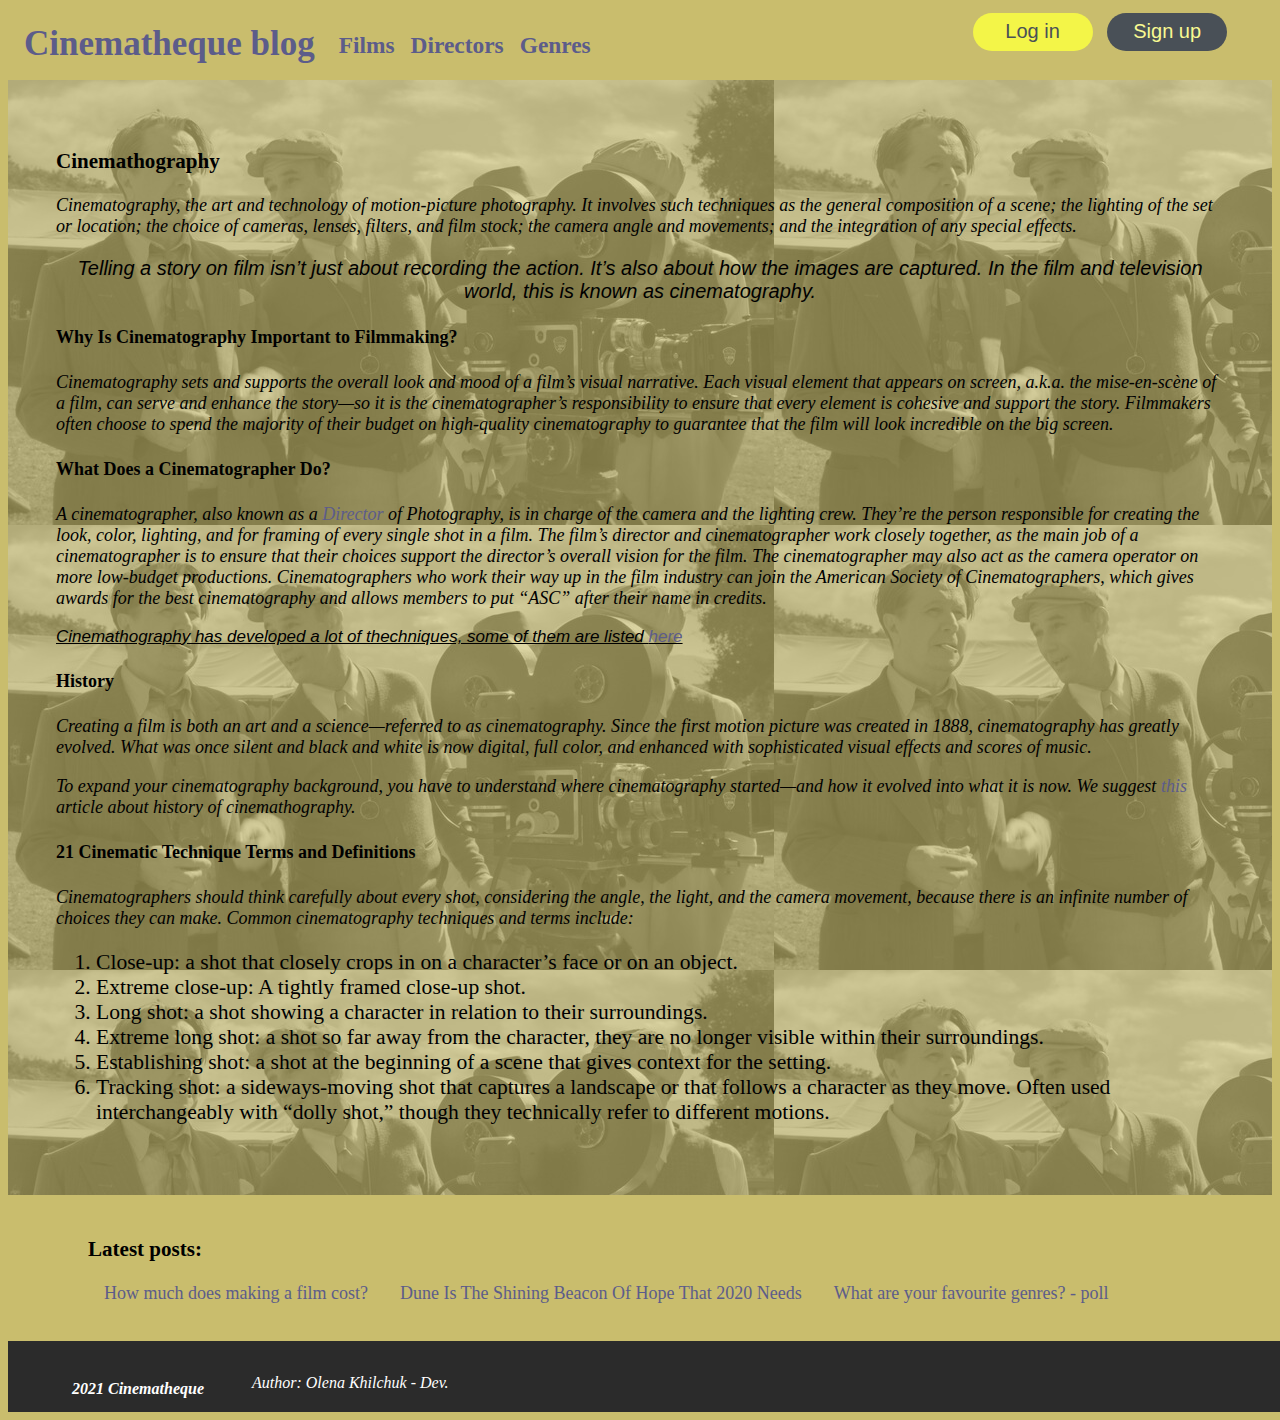
<file: pages/index.html>
<!DOCTYPE html>
<html>
  <head>
    <title>Home - Cinemablog</title>
    <meta name="author" content="Khilchuk O." />
    <meta name="description" content="Official Cinematheque Blog" />
    <meta name="keywords" content="films, blog, cinematheque" />
    <meta name="viewport" content="width=device-width, initial-scale=1.0" />

    <link rel="stylesheet" href="../styles/main.css" />

    <script src="../js/scripts.js"></script>
    <script src="../js/menu.js"></script>
    <script>
      const liClickHandler = (e) => {
        console.log(e);
        if (e.target.style.backgroundColor === "rgb(133, 133, 173)") {
          e.target.style.backgroundColor = "inherit";
        } else {
          e.target.style.backgroundColor = "rgb(133, 133, 173)";
        }
      };
    </script>
  </head>
  <body>
    <div>
      <header>
        <span class="nav-bar">
          <h2 id="big-logo">
            <a href="index.html">Cinematheque blog</a>
          </h2>
          <h3 class="btn-small">
            <a href="films.html">Films</a>
          </h3>
          <h3 class="btn-small">
            <a href="directors.html">Directors</a>
          </h3>
          <h3 class="btn-small">
            <a href="genres.html">Genres</a>
          </h3>

          <div id="menu" style="overflow: auto"></div>

          <div id="right-group">
            <script>
              generateRightHeaderGroup(
                "right-group",
                "./auth/login.html",
                "./auth/signup.html"
              );
            </script>
          </div>
        </span>
      </header>
      <section
        class="main-section"
        style="
          padding: 3rem;
          background-image: url('../imgs/background/mank-gary-oldman_.jpg');
        "
      >
        <div>
          <h3>Cinemathography</h3>
          <p>
            Cinematography, the art and technology of motion-picture
            photography. It involves such techniques as the general composition
            of a scene; the lighting of the set or location; the choice of
            cameras, lenses, filters, and film stock; the camera angle and
            movements; and the integration of any special effects.
          </p>

          <p class="quoted-text">
            Telling a story on film isn’t just about recording the action. It’s
            also about how the images are captured. In the film and television
            world, this is known as cinematography.
          </p>

          <h4>Why Is Cinematography Important to Filmmaking?</h4>
          <p>
            Cinematography sets and supports the overall look and mood of a
            film’s visual narrative. Each visual element that appears on screen,
            a.k.a. the mise-en-scène of a film, can serve and enhance the
            story—so it is the cinematographer’s responsibility to ensure that
            every element is cohesive and support the story. Filmmakers often
            choose to spend the majority of their budget on high-quality
            cinematography to guarantee that the film will look incredible on
            the big screen.
          </p>

          <h4>What Does a Cinematographer Do?</h4>
          <p>
            A cinematographer, also known as a
            <a href="directors.html#who-is-a-director">Director</a> of
            Photography, is in charge of the camera and the lighting crew.
            They’re the person responsible for creating the look, color,
            lighting, and for framing of every single shot in a film. The film’s
            director and cinematographer work closely together, as the main job
            of a cinematographer is to ensure that their choices support the
            director’s overall vision for the film. The cinematographer may also
            act as the camera operator on more low-budget productions.
            Cinematographers who work their way up in the film industry can join
            the American Society of Cinematographers, which gives awards for the
            best cinematography and allows members to put “ASC” after their name
            in credits.
          </p>
          <p class="underlined-text">
            Cinemathography has developed a lot of thechniques, some of them are
            listed <a href="#cinemathography-techniques">here</a>
          </p>

          <h4>History</h4>
          <p>
            Creating a film is both an art and a science—referred to as
            cinematography. Since the first motion picture was created in 1888,
            cinematography has greatly evolved. What was once silent and black
            and white is now digital, full color, and enhanced with
            sophisticated visual effects and scores of music.
          </p>
          <p>
            To expand your cinematography background, you have to understand
            where cinematography started—and how it evolved into what it is now.
            We suggest
            <a
              href="https://www.skillshare.com/blog/a-brief-history-of-cinematography-for-todays-creatives/?via=blog#history-of-cinematography"
              >this</a
            >
            article about history of cinemathography.
          </p>

          <h4>
            <a id="cinemathography-techniques">
              21 Cinematic Technique Terms and Definitions
            </a>
          </h4>
          <p>
            Cinematographers should think carefully about every shot,
            considering the angle, the light, and the camera movement, because
            there is an infinite number of choices they can make. Common
            cinematography techniques and terms include:
          </p>

          <ol id="list">
            <li>
              Close-up: a shot that closely crops in on a character’s face or on
              an object.
            </li>
            <li>Extreme close-up: A tightly framed close-up shot.</li>
            <li>
              Long shot: a shot showing a character in relation to their
              surroundings.
            </li>
            <li>
              Extreme long shot: a shot so far away from the character, they are
              no longer visible within their surroundings.
            </li>
            <li>
              Establishing shot: a shot at the beginning of a scene that gives
              context for the setting.
            </li>
            <li>
              Tracking shot: a sideways-moving shot that captures a landscape or
              that follows a character as they move. Often used interchangeably
              with “dolly shot,” though they technically refer to different
              motions.
            </li>
          </ol>
        </div>
      </section>

      <br />
      <section class="latest-section">
        <h3>Latest posts:</h3>
        <span class="nav-bar links-row" id="latest-posts">
          <a href="post1.html">How much does making a film cost?</a>
          <a href="post2.html"
            >Dune Is The Shining Beacon Of Hope That 2020 Needs</a
          >
          <a href="poll.html">What are your favourite genres? - poll</a>
        </span>
      </section>
    </div>

    <footer class="nav-bar">
      <h6>2021 Cinematheque</h6>
      <p id="dev-info" class="footer-item"></p>
    </footer>

    <script>
      printDevInfo();
      changeBackground();
      makeAllParagraphsItalic();

      logInfo("dev-info");

      const list = document.getElementById("list");
      list.addEventListener("click", liClickHandler);

      const header = document.getElementsByTagName("header")[0];
      console.log(header);
      header.addEventListener("contextmenu", (e) => {
        e.preventDefault();

        generateMenu("menu", () => {
          document.getElementById("menu").innerHTML = "";
        });
      });
    </script>
  </body>
</html>
</file>
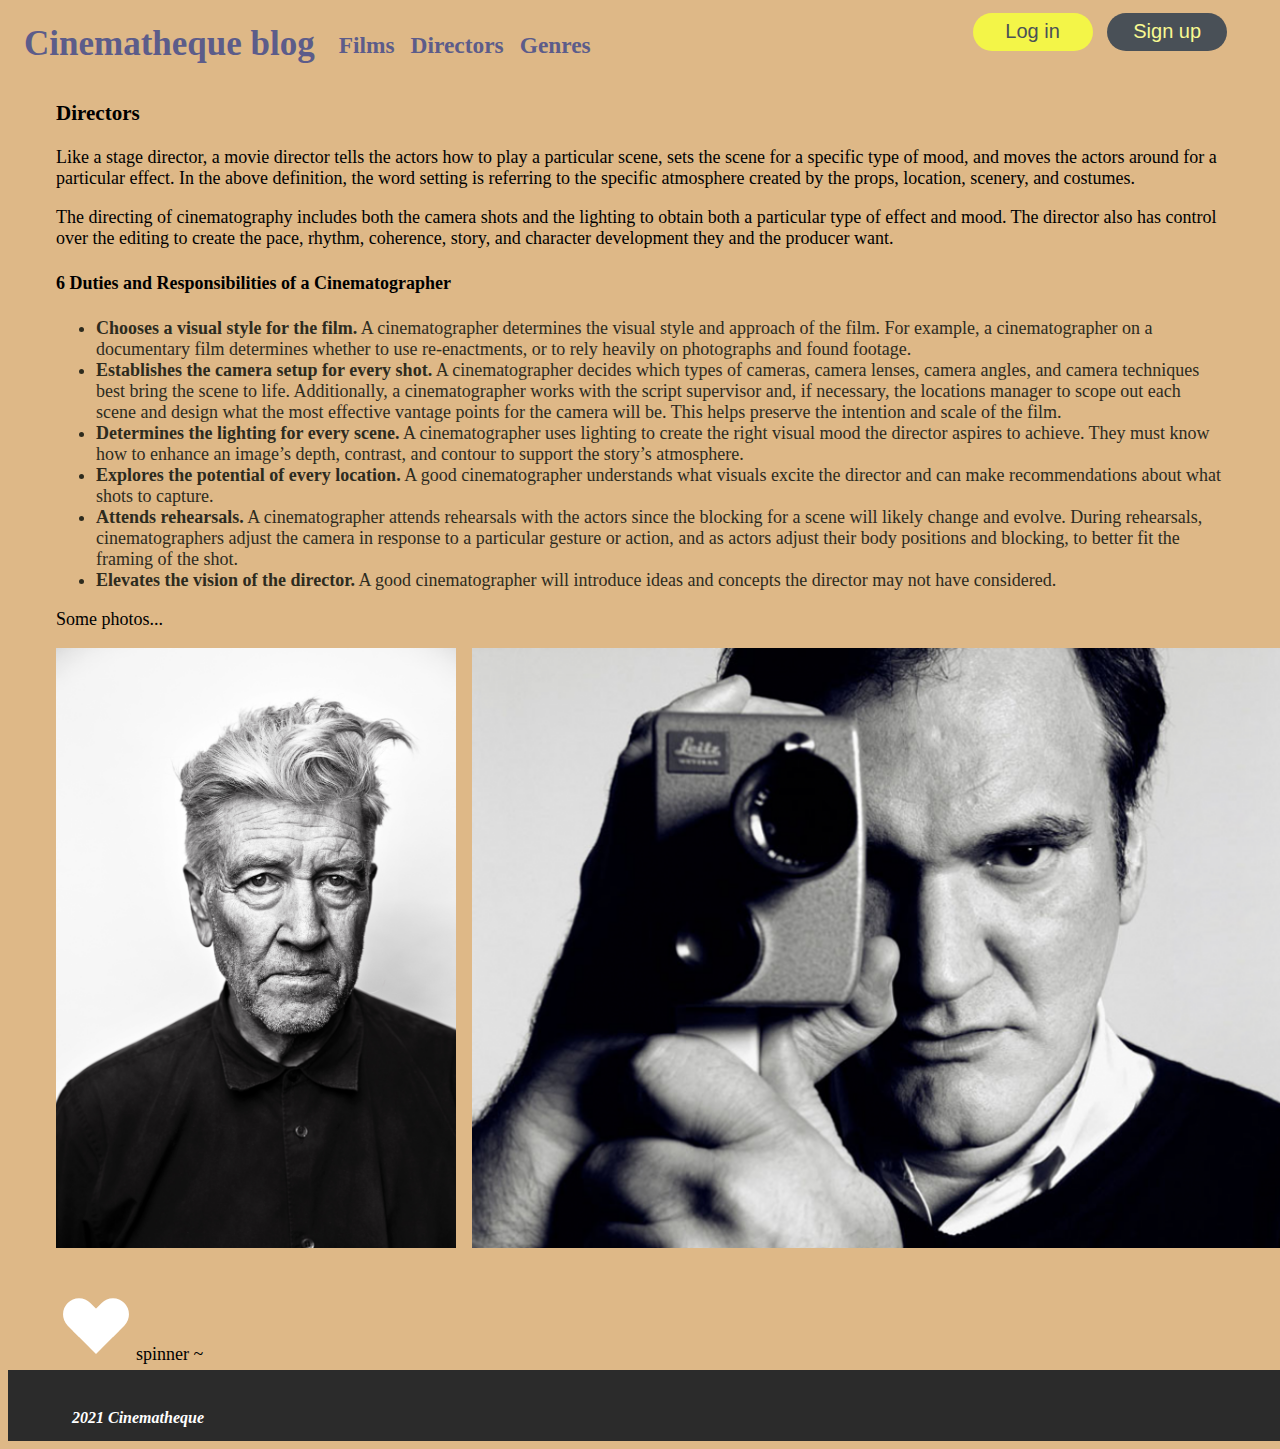
<file: pages/directors.html>
<!DOCTYPE html>
<html>
  <head>
    <title>Directors - Cinemablog</title>
    <meta name="author" content="Khilchuk O." />
    <meta name="description" content="Official Cinematheque Blog" />
    <meta name="keywords" content="films, blog, cinematheque" />
    <meta name="viewport" content="width=device-width, initial-scale=1.0" />

    <link rel="stylesheet" href="../styles/main.css" />

    <script src="../js/scripts.js"></script>
  </head>
  <body style="background-color: burlywood">
    <div>
      <header>
        <span class="nav-bar">
          <h2 id="big-logo">
            <a href="index.html">Cinematheque blog</a>
          </h2>
          <h3 class="btn-small">
            <a href="films.html">Films</a>
          </h3>
          <h3 class="btn-small">
            <a href="directors.html">Directors</a>
          </h3>
          <h3 class="btn-small">
            <a href="genres.html">Genres</a>
          </h3>

          <div id="right-group">
            <script>
              generateRightHeaderGroup(
                "right-group",
                "./auth/login.html",
                "./auth/signup.html"
              );
            </script>
          </div>
        </span>
      </header>
      <section class="main-section">
        <h3>Directors</h3>
        <p>
          Like a stage director, a movie director tells the actors how to play a
          particular scene, sets the scene for a specific type of mood, and
          moves the actors around for a particular effect. In the above
          definition, the word setting is referring to the specific atmosphere
          created by the props, location, scenery, and costumes.
        </p>
        <p>
          The directing of
          <a id="who-is-a-director"
            >cinematography includes both the camera shots and the lighting</a
          >
          to obtain both a particular type of effect and mood. The director also
          has control over the editing to create the pace, rhythm, coherence,
          story, and character development they and the producer want.
        </p>

        <h4>6 Duties and Responsibilities of a Cinematographer</h4>
        <ul type="disc">
          <li>
            <b>Chooses a visual style for the film.</b> A cinematographer
            determines the visual style and approach of the film. For example, a
            cinematographer on a documentary film determines whether to use
            re-enactments, or to rely heavily on photographs and found footage.
          </li>
          <li>
            <b>Establishes the camera setup for every shot.</b> A
            cinematographer decides which types of cameras, camera lenses,
            camera angles, and camera techniques best bring the scene to life.
            Additionally, a cinematographer works with the script supervisor
            and, if necessary, the locations manager to scope out each scene and
            design what the most effective vantage points for the camera will
            be. This helps preserve the intention and scale of the film.
          </li>
          <li>
            <b>Determines the lighting for every scene.</b> A cinematographer
            uses lighting to create the right visual mood the director aspires
            to achieve. They must know how to enhance an image’s depth,
            contrast, and contour to support the story’s atmosphere.
          </li>
          <li>
            <b>Explores the potential of every location.</b> A good
            cinematographer understands what visuals excite the director and can
            make recommendations about what shots to capture.
          </li>
          <li>
            <b>Attends rehearsals.</b> A cinematographer attends rehearsals with
            the actors since the blocking for a scene will likely change and
            evolve. During rehearsals, cinematographers adjust the camera in
            response to a particular gesture or action, and as actors adjust
            their body positions and blocking, to better fit the framing of the
            shot.
          </li>
          <li>
            <b>Elevates the vision of the director.</b> A good cinematographer
            will introduce ideas and concepts the director may not have
            considered.
          </li>
        </ul>

        <script>
          document.write("<p>Some photos...</p>");
        </script>

        <span class="simple-galery">
          <a href="../imgs//directors/david-lynch.jpg" target="_blank">
            <img
              src="../imgs//directors/david-lynch.jpg"
              width="auto"
              height="600"
              alt="David Lynch"
            />
          </a>
          <a href="../imgs//directors/tarantino.jpg" target="_blank">
            <img
              src="../imgs//directors/tarantino.jpg"
              width="auto"
              height="600"
              alt="Quentin Tarantino"
            /> </a
        ></span>

        <div id="placeholder"></div>
      </section>
    </div>

    <footer class="nav-bar">
      <h6>2021 Cinematheque</h6>
      <p id="#dev-info" class="footer-item"></p>
    </footer>

    <script>
      alertLonger("Tarantino", "Lynch");
      addSpinner();
    </script>
  </body>
</html>
</file>
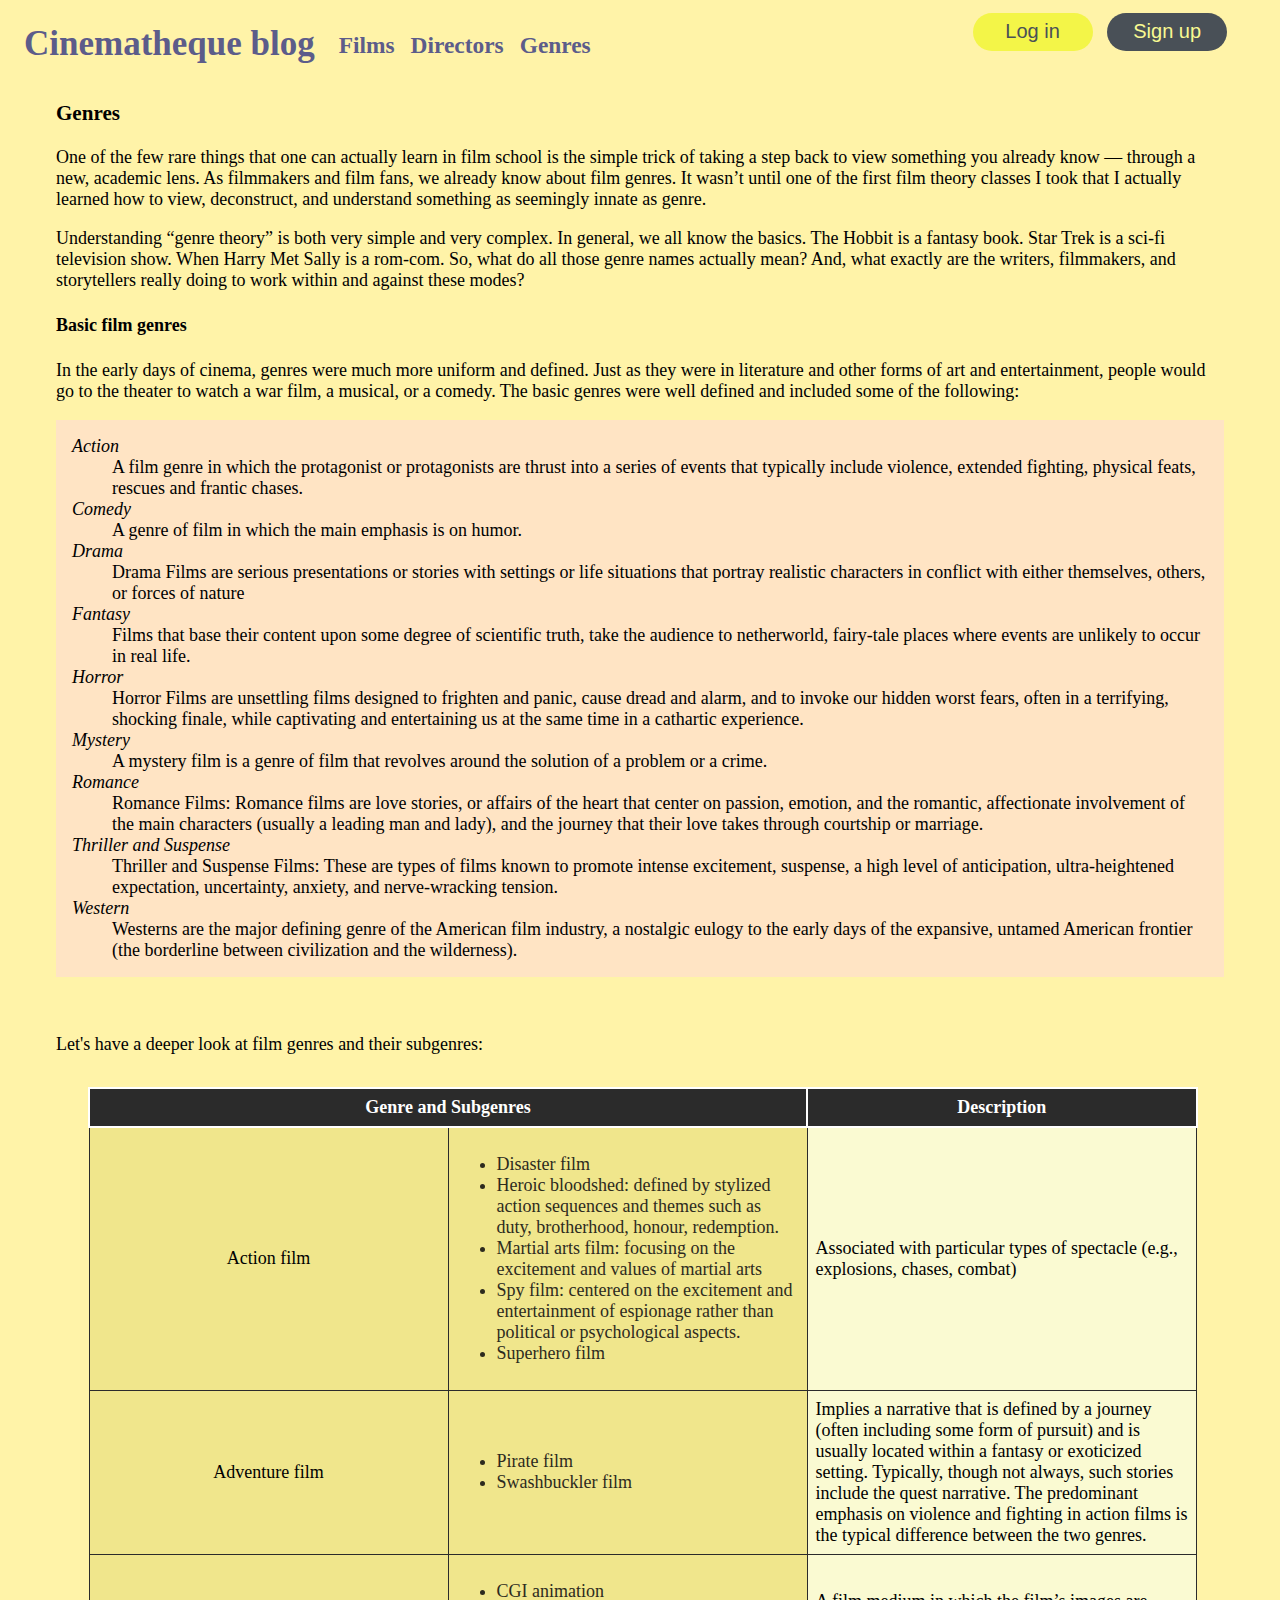
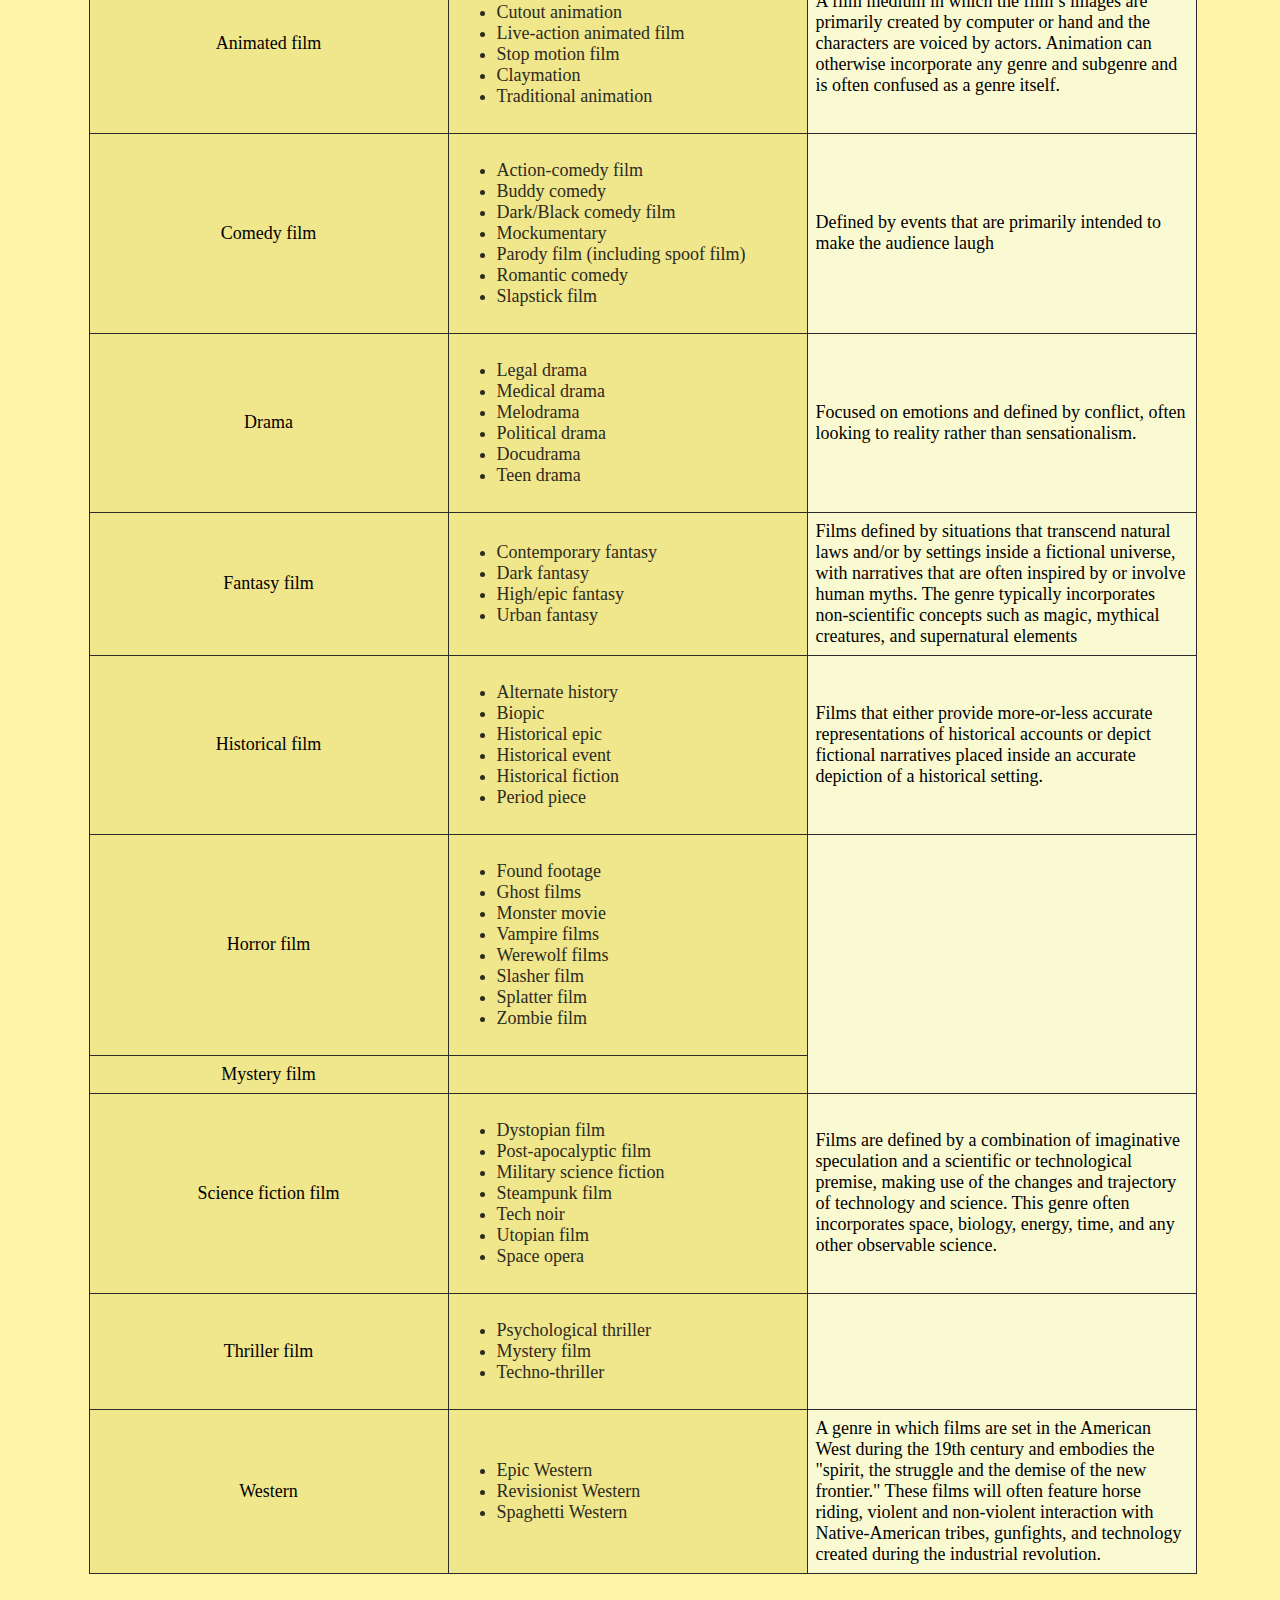
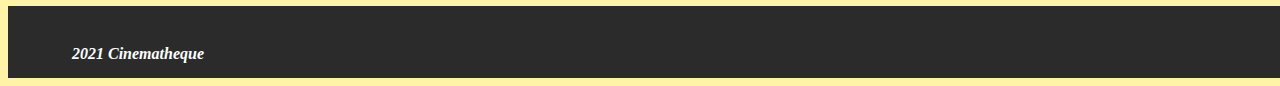
<file: pages/genres.html>
<!DOCTYPE html>
<html>
  <head>
    <title>Genres - Cinemablog</title>
    <meta name="author" content="Khilchuk O." />
    <meta name="description" content="Official Cinematheque Blog" />
    <meta name="keywords" content="films, blog, cinematheque" />
    <meta name="viewport" content="width=device-width, initial-scale=1.0" />

    <link rel="stylesheet" href="../styles/main.css" />

    <script src="../js/scripts.js"></script>
  </head>
  <body>
    <div>
      <header>
        <span class="nav-bar">
          <h2 id="big-logo">
            <a href="index.html">Cinematheque blog</a>
          </h2>
          <h3 class="btn-small">
            <a href="films.html">Films</a>
          </h3>
          <h3 class="btn-small">
            <a href="directors.html">Directors</a>
          </h3>
          <h3 class="btn-small">
            <a href="genres.html">Genres</a>
          </h3>

          <div id="right-group">
            <script>
              generateRightHeaderGroup(
                "right-group",
                "./auth/login.html",
                "./auth/signup.html"
              );
            </script>
          </div>
        </span>
      </header>
      <section class="main-section">
        <h3>Genres</h3>
        <p>
          One of the few rare things that one can actually learn in film school
          is the simple trick of taking a step back to view something you
          already know — through a new, academic lens. As filmmakers and film
          fans, we already know about film genres. It wasn’t until one of the
          first film theory classes I took that I actually learned how to view,
          deconstruct, and understand something as seemingly innate as genre.
        </p>
        <p>
          Understanding “genre theory” is both very simple and very complex. In
          general, we all know the basics. The Hobbit is a fantasy book. Star
          Trek is a sci-fi television show. When Harry Met Sally is a rom-com.
          So, what do all those genre names actually mean? And, what exactly are
          the writers, filmmakers, and storytellers really doing to work within
          and against these modes?
        </p>

        <h4>Basic film genres</h4>
        <p>
          In the early days of cinema, genres were much more uniform and
          defined. Just as they were in literature and other forms of art and
          entertainment, people would go to the theater to watch a war film, a
          musical, or a comedy. The basic genres were well defined and included
          some of the following:
        </p>

        <dl>
          <dt><i>Action</i></dt>
          <dd>
            A film genre in which the protagonist or protagonists are thrust
            into a series of events that typically include violence, extended
            fighting, physical feats, rescues and frantic chases.
          </dd>
          <dt><i>Comedy</i></dt>
          <dd>A genre of film in which the main emphasis is on humor.</dd>
          <dt><i>Drama</i></dt>
          <dd>
            Drama Films are serious presentations or stories with settings or
            life situations that portray realistic characters in conflict with
            either themselves, others, or forces of nature
          </dd>
          <dt><i>Fantasy</i></dt>
          <dd>
            Films that base their content upon some degree of scientific truth,
            take the audience to netherworld, fairy-tale places where events are
            unlikely to occur in real life.
          </dd>
          <dt><i>Horror</i></dt>
          <dd>
            Horror Films are unsettling films designed to frighten and panic,
            cause dread and alarm, and to invoke our hidden worst fears, often
            in a terrifying, shocking finale, while captivating and entertaining
            us at the same time in a cathartic experience.
          </dd>
          <dt><i>Mystery</i></dt>
          <dd>
            A mystery film is a genre of film that revolves around the solution
            of a problem or a crime.
          </dd>
          <dt><i>Romance</i></dt>
          <dd>
            Romance Films: Romance films are love stories, or affairs of the
            heart that center on passion, emotion, and the romantic,
            affectionate involvement of the main characters (usually a leading
            man and lady), and the journey that their love takes through
            courtship or marriage.
          </dd>
          <dt><i>Thriller and Suspense</i></dt>
          <dd>
            Thriller and Suspense Films: These are types of films known to
            promote intense excitement, suspense, a high level of anticipation,
            ultra-heightened expectation, uncertainty, anxiety, and
            nerve-wracking tension.
          </dd>
          <dt><i>Western</i></dt>
          <dd>
            Westerns are the major defining genre of the American film industry,
            a nostalgic eulogy to the early days of the expansive, untamed
            American frontier (the borderline between civilization and the
            wilderness).
          </dd>
        </dl>

        <br />

        <p>Let's have a deeper look at film genres and their subgenres:</p>
        <table class="basic-table big-table">
          <colgroup>
            <col span="2" class="darker-col" />
            <col class="lighter-col" />
          </colgroup>
          <tr class="tr-colored">
            <th colspan="2" id="wide-th">Genre and Subgenres</th>
            <th>Description</th>
          </tr>
          <tr>
            <td class="centered-td">Action film</td>
            <td>
              <ul>
                <li>Disaster film</li>
                <li>
                  Heroic bloodshed: defined by stylized action sequences and
                  themes such as duty, brotherhood, honour, redemption.
                </li>
                <li>
                  Martial arts film: focusing on the excitement and values of
                  martial arts
                </li>
                <li>
                  Spy film: centered on the excitement and entertainment of
                  espionage rather than political or psychological aspects.
                </li>
                <li>Superhero film</li>
              </ul>
            </td>
            <td>
              Associated with particular types of spectacle (e.g., explosions,
              chases, combat)
            </td>
          </tr>
          <tr>
            <td class="centered-td">Adventure film</td>
            <td>
              <ul>
                <li>Pirate film</li>
                <li>Swashbuckler film</li>
              </ul>
            </td>
            <td>
              Implies a narrative that is defined by a journey (often including
              some form of pursuit) and is usually located within a fantasy or
              exoticized setting. Typically, though not always, such stories
              include the quest narrative. The predominant emphasis on violence
              and fighting in action films is the typical difference between the
              two genres.
            </td>
          </tr>
          <tr>
            <td class="centered-td">Animated film</td>
            <td>
              <ul>
                <li>CGI animation</li>
                <li>Cutout animation</li>
                <li>Live-action animated film</li>
                <li>Stop motion film</li>
                <li>Claymation</li>
                <li>Traditional animation</li>
              </ul>
            </td>

            <td>
              A film medium in which the film’s images are primarily created by
              computer or hand and the characters are voiced by actors.
              Animation can otherwise incorporate any genre and subgenre and is
              often confused as a genre itself.
            </td>
          </tr>
          <tr>
            <td class="centered-td">Comedy film</td>
            <td>
              <ul>
                <li>Action-comedy film</li>
                <li>Buddy comedy</li>
                <li>Dark/Black comedy film</li>
                <li>Mockumentary</li>
                <li>Parody film (including spoof film)</li>
                <li>Romantic comedy</li>
                <li>Slapstick film</li>
              </ul>
            </td>
            <td>
              Defined by events that are primarily intended to make the audience
              laugh
            </td>
          </tr>
          <tr>
            <td class="centered-td">Drama</td>
            <td>
              <ul>
                <li>Legal drama</li>
                <li>Medical drama</li>
                <li>Melodrama</li>
                <li>Political drama</li>
                <li>Docudrama</li>
                <li>Teen drama</li>
              </ul>
            </td>

            <td>
              Focused on emotions and defined by conflict, often looking to
              reality rather than sensationalism.
            </td>
          </tr>
          <tr>
            <td class="centered-td">Fantasy film</td>
            <td>
              <ul>
                <li>Contemporary fantasy</li>
                <li>Dark fantasy</li>
                <li>High/epic fantasy</li>
                <li>Urban fantasy</li>
              </ul>
            </td>

            <td>
              Films defined by situations that transcend natural laws and/or by
              settings inside a fictional universe, with narratives that are
              often inspired by or involve human myths. The genre typically
              incorporates non-scientific concepts such as magic, mythical
              creatures, and supernatural elements
            </td>
          </tr>
          <tr>
            <td class="centered-td">Historical film</td>
            <td>
              <ul>
                <li>Alternate history</li>
                <li>Biopic</li>
                <li>Historical epic</li>
                <li>Historical event</li>
                <li>Historical fiction</li>
                <li>Period piece</li>
              </ul>
            </td>

            <td>
              Films that either provide more-or-less accurate representations of
              historical accounts or depict fictional narratives placed inside
              an accurate depiction of a historical setting.
            </td>
          </tr>
          <tr>
            <td class="centered-td">Horror film</td>
            <td>
              <ul>
                <li>Found footage</li>
                <li>Ghost films</li>
                <li>Monster movie</li>
                <li>Vampire films</li>
                <li>Werewolf films</li>
                <li>Slasher film</li>
                <li>Splatter film</li>
                <li>Zombie film</li>
              </ul>
            </td>
            <td rowspan="2"></td>
          </tr>
          <tr>
            <td class="centered-td">Mystery film</td>
            <td></td>
          </tr>
          <tr>
            <td class="centered-td">Science fiction film</td>
            <td>
              <ul>
                <li>Dystopian film</li>
                <li>Post-apocalyptic film</li>
                <li>Military science fiction</li>
                <li>Steampunk film</li>
                <li>Tech noir</li>
                <li>Utopian film</li>
                <li>Space opera</li>
              </ul>
            </td>

            <td>
              Films are defined by a combination of imaginative speculation and
              a scientific or technological premise, making use of the changes
              and trajectory of technology and science. This genre often
              incorporates space, biology, energy, time, and any other
              observable science.
            </td>
          </tr>
          <tr>
            <td class="centered-td">Thriller film</td>
            <td>
              <ul>
                <li>Psychological thriller</li>
                <li>Mystery film</li>
                <li>Techno-thriller</li>
              </ul>
            </td>
            <td></td>
          </tr>
          <tr>
            <td class="centered-td">Western</td>
            <td>
              <ul>
                <li>Epic Western</li>
                <li>Revisionist Western</li>
                <li>Spaghetti Western</li>
              </ul>
            </td>
            <td>
              A genre in which films are set in the American West during the
              19th century and embodies the "spirit, the struggle and the demise
              of the new frontier." These films will often feature horse riding,
              violent and non-violent interaction with Native-American tribes,
              gunfights, and technology created during the industrial
              revolution.
            </td>
          </tr>
        </table>
      </section>
    </div>

    <footer class="nav-bar">
      <h6>2021 Cinematheque</h6>
      <p id="#dev-info" class="footer-item"></p>
    </footer>
  </body>
</html>
</file>
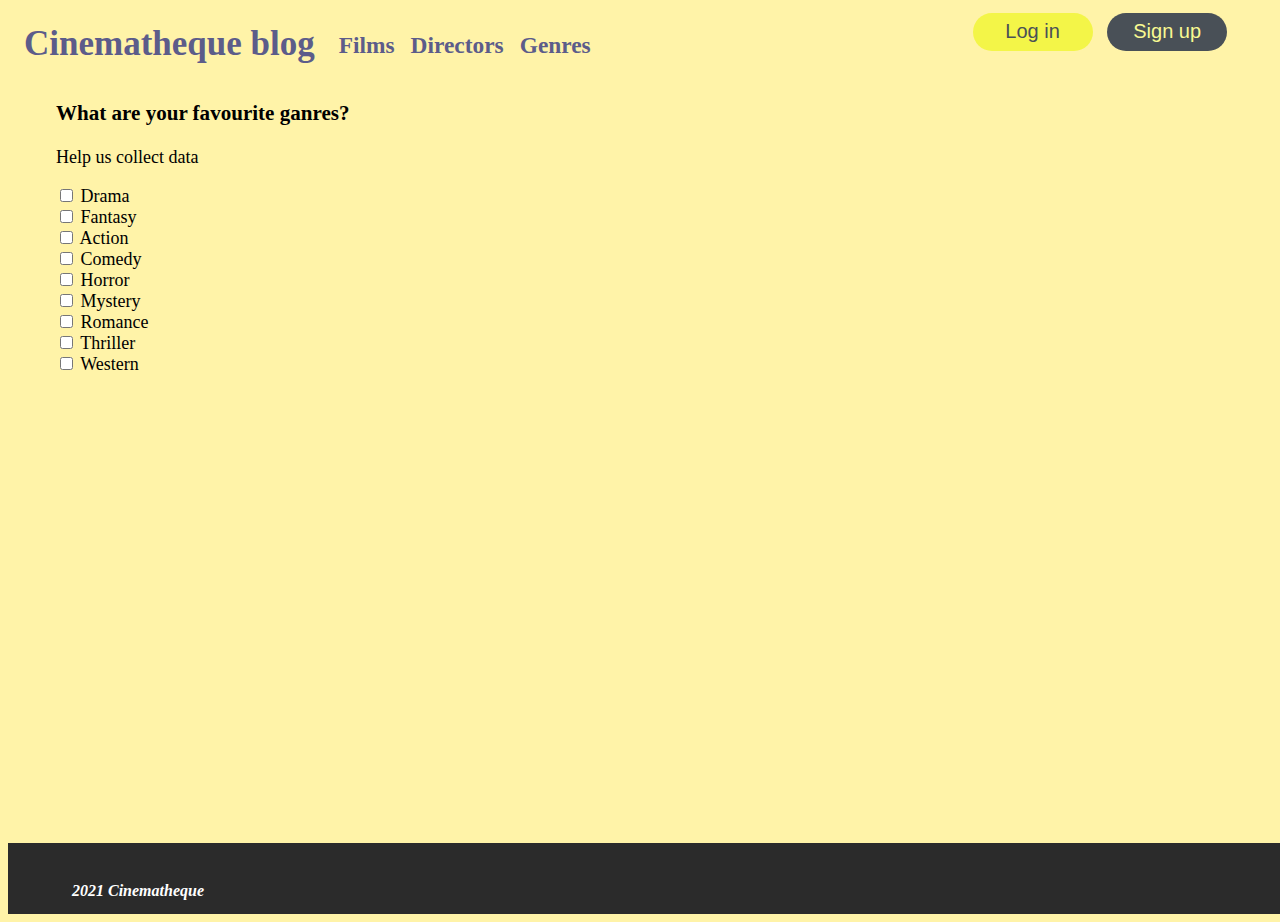
<file: pages/poll.html>
<!DOCTYPE html>
<html>
  <head>
    <title>What are your favourite genres? - Cinematheque</title>
    <meta name="author" content="Khilchuk O." />
    <meta name="description" content="Official Cinematheque Blog" />
    <meta name="keywords" content="films, blog, cinematheque" />
    <meta name="viewport" content="width=device-width, initial-scale=1.0" />

    <link rel="stylesheet" href="../styles/main.css" />

    <script src="../js/scripts.js"></script>
  </head>
  <body>
    <div style="min-height: calc(100vh - 70px)">
      <header>
        <span class="nav-bar">
          <h2 id="big-logo">
            <a href="index.html">Cinematheque blog</a>
          </h2>
          <h3 class="btn-small">
            <a href="films.html">Films</a>
          </h3>
          <h3 class="btn-small">
            <a href="directors.html">Directors</a>
          </h3>
          <h3 class="btn-small">
            <a href="genres.html">Genres</a>
          </h3>

          <div id="right-group">
            <script>
              generateRightHeaderGroup(
                "right-group",
                "auth/login.html",
                "auth/signup.html"
              );
            </script>
          </div>
        </span>
      </header>

      <section class="main-section">
        <h3>What are your favourite ganres?</h3>
        <p>Help us collect data</p>

        <div>
          <input
            type="checkbox"
            name="drama"
            id="drama"
            data-poll-item="drama"
          />
          <label for="drama">Drama</label>
        </div>

        <div>
          <input
            type="checkbox"
            name="fantasy"
            id="fantasy"
            data-poll-item="fantasy"
          />
          <label for="fantasy">Fantasy</label>
        </div>

        <div>
          <input
            type="checkbox"
            name="action"
            id="action"
            data-poll-item="action"
          />
          <label for="action">Action</label>
        </div>

        <div>
          <input
            type="checkbox"
            name="comedy"
            id="comedy"
            data-poll-item="comedy"
          />
          <label for="comedy"> Comedy </label>
        </div>

        <div>
          <input
            type="checkbox"
            name="horror"
            id="horror"
            data-poll-item="horror"
          />
          <label for="horror">Horror</label>
        </div>

        <div>
          <input
            type="checkbox"
            name="mystery"
            id="mystery"
            data-poll-item="mystery"
          />
          <label for="mystery">Mystery</label>
        </div>

        <div>
          <input
            type="checkbox"
            name="romance"
            id="romance"
            data-poll-item="romance"
          />
          <label for="romance">Romance</label>
        </div>

        <div>
          <input
            type="checkbox"
            name="thriller"
            id="thriller"
            data-poll-item="thriller"
          />
          <label for="thriller">Thriller</label>
        </div>

        <div>
          <input
            type="checkbox"
            name="western"
            id="western"
            data-poll-item="western"
          />
          <label for="western">Western</label>
        </div>

        <input hidden id="count" value="0" />
        <p id="res"></p>
      </section>
    </div>

    <footer class="nav-bar">
      <h6>2021 Cinematheque</h6>
      <p id="#dev-info" class="footer-item"></p>
    </footer>

    <script>
      document.addEventListener("click", (e) => {
        const id = e.target.dataset.pollItem;
        if (!id) return;

        const count = document.getElementById("count");

        if (document.getElementById(id).checked) {
          document.getElementById("count").value++;
        } else {
          document.getElementById("count").value--;
        }

        document.getElementById("res").innerHTML = `You have selected ${
          document.getElementById("count").value
        } genre(s)`;
      });
    </script>
  </body>
</html>
</file>
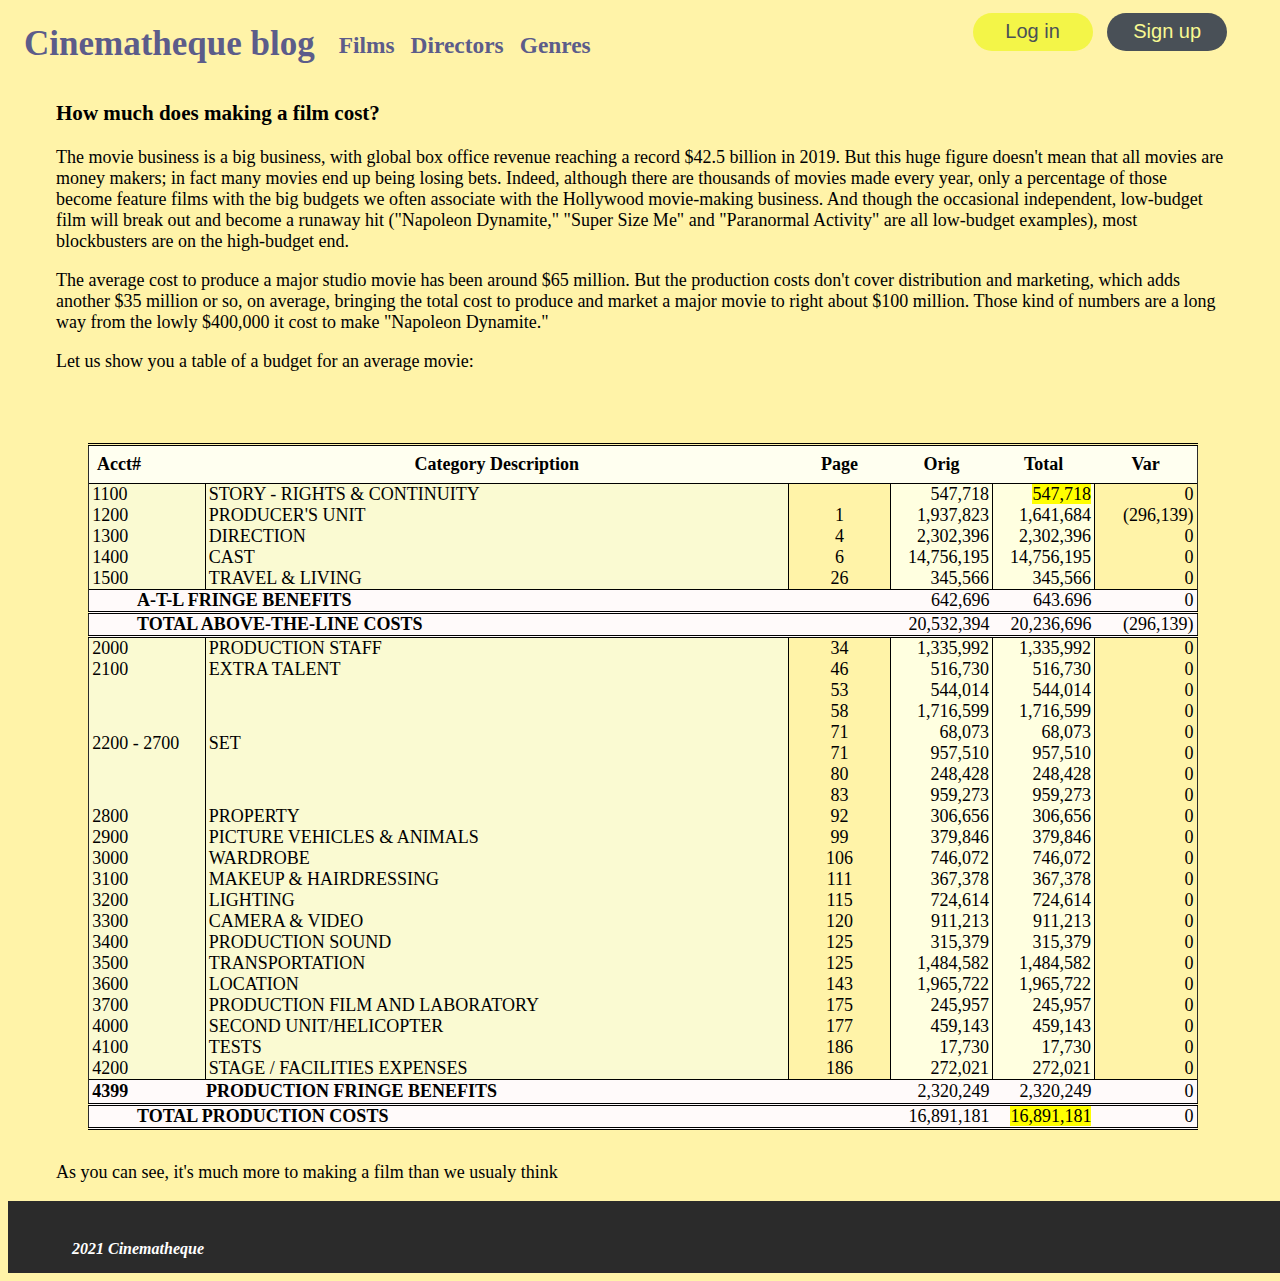
<file: pages/post1.html>
<!DOCTYPE html>
<html>
  <head>
    <title>How much does making a film cost? - Cinemablog</title>
    <meta name="author" content="Khilchuk O." />
    <meta name="description" content="Official Cinematheque Blog" />
    <meta name="keywords" content="films, blog, cinematheque" />
    <meta name="viewport" content="width=device-width, initial-scale=1.0" />

    <link rel="stylesheet" href="../styles/main.css" />

    <script src="../js/scripts.js"></script>
  </head>
  <body
    link="#5c5c8a"
    alink="#8585ad"
    vlink="#33334d"
  >
    <div style="min-height: calc(100vh - 70px)">
      <header>
        <span class="nav-bar">
          <h2 id="big-logo">
            <a href="index.html">Cinematheque blog</a>
          </h2>
          <h3 class="btn-small">
            <a href="films.html">Films</a>
          </h3>
          <h3 class="btn-small">
            <a href="directors.html">Directors</a>
          </h3>
          <h3 class="btn-small">
            <a href="genres.html">Genres</a>
          </h3>

          <div id="right-group">
            <script>
              generateRightHeaderGroup(
                "right-group",
                "./auth/login.html",
                "./auth/signup.html"
              );
            </script>
          </div>

        </span>
      </header>
      <section class="main-section">
        <h3>How much does making a film cost?</h3>

        <p>
          The movie business is a big business, with global box office revenue
          reaching a record $42.5 billion in 2019. But this huge figure doesn't
          mean that all movies are money makers; in fact many movies end up
          being losing bets. Indeed, although there are thousands of movies made
          every year, only a percentage of those become feature films with the
          big budgets we often associate with the Hollywood movie-making
          business. And though the occasional independent, low-budget film will
          break out and become a runaway hit ("Napoleon Dynamite," "Super Size
          Me" and "Paranormal Activity" are all low-budget examples), most
          blockbusters are on the high-budget end.
        </p>
        <p>
          The average cost to produce a major studio movie has been around $65
          million. But the production costs don't cover distribution and
          marketing, which adds another $35 million or so, on average, bringing
          the total cost to produce and market a major movie to right about $100
          million. Those kind of numbers are a long way from the lowly $400,000
          it cost to make "Napoleon Dynamite."
        </p>

        <p>Let us show you a table of a budget for an average movie:</p>
        <br />
        <table
          class="ver-brd-table"
        >
        <colgroup>
            <col span="2" style="background-color:lightgoldenrodyellow;">
            <col span="1">
            <col span="2" style="background-color: lightyellow;">
        </colgroup>

          <tr id="heading">
            <th id="first-th">Acct#</th>
            <th id="wide-th">Category Description</th>
            <th>Page</th>
            <th>Orig</th>
            <th>Total</th>
            <th>Var</th>
          </tr>
          <tr>
            <td
              style="
                text-align: left;
                padding: 0 0.2rem;
                border-right: inset black 1px;
              "
            >
              1100
            </td>
            <td
              style="
                text-align: left;
                padding: 0 0.2rem;
                border-right: inset black 1px;
              "
            >
              STORY - RIGHTS & CONTINUITY
            </td>
            <td
              style="
                text-align: center;
                width: 100px;
                padding: 0 0.2rem;
                border-right: inset black 1px;
              "
            ></td>
            <td
              style="
                text-align: right;
                width: 100px;
                padding: 0 0.2rem;
                border-right: inset black 1px;
              "
            >
              547,718
            </td>
            <td
              style="
                text-align: right;
                width: 100px;
                padding: 0 0.2rem;
                border-right: inset black 1px;
              "
            >
              <mark>547,718</mark>
            </td>
            <td style="text-align: right; width: 100px; padding: 0 0.2rem">
              0
            </td>
          </tr>
          <tr>
            <td
              style="
                text-align: left;
                padding: 0 0.2rem;
                border-right: inset black 1px;
              "
            >
              1200
            </td>
            <td
              style="
                text-align: left;
                padding: 0 0.2rem;
                border-right: inset black 1px;
              "
            >
              PRODUCER'S UNIT
            </td>
            <td
              style="
                text-align: center;
                width: 100px;
                padding: 0 0.2rem;
                border-right: inset black 1px;
              "
            >
              1
            </td>
            <td
              style="
                text-align: right;
                width: 100px;
                padding: 0 0.2rem;
                border-right: inset black 1px;
              "
            >
              1,937,823
            </td>
            <td
              style="
                text-align: right;
                width: 100px;
                padding: 0 0.2rem;
                border-right: inset black 1px;
              "
            >
              1,641,684
            </td>
            <td style="text-align: right; width: 100px; padding: 0 0.2rem">
              (296,139)
            </td>
          </tr>
          <tr>
            <td
              style="
                text-align: left;
                padding: 0 0.2rem;
                border-right: inset black 1px;
              "
            >
              1300
            </td>
            <td
              style="
                text-align: left;
                padding: 0 0.2rem;
                border-right: inset black 1px;
              "
            >
              DIRECTION
            </td>
            <td
              style="
                text-align: center;
                width: 100px;
                padding: 0 0.2rem;
                border-right: inset black 1px;
              "
            >
              4
            </td>
            <td
              style="
                text-align: right;
                width: 100px;
                padding: 0 0.2rem;
                border-right: inset black 1px;
              "
            >
              2,302,396
            </td>
            <td
              style="
                text-align: right;
                width: 100px;
                padding: 0 0.2rem;
                border-right: inset black 1px;
              "
            >
              2,302,396
            </td>
            <td style="text-align: right; width: 100px; padding: 0 0.2rem">
              0
            </td>
          </tr>
          <tr>
            <td
              style="
                text-align: left;
                padding: 0 0.2rem;
                border-right: inset black 1px;
              "
            >
              1400
            </td>
            <td
              style="
                text-align: left;
                padding: 0 0.2rem;
                border-right: inset black 1px;
              "
            >
              CAST
            </td>
            <td
              style="
                text-align: center;
                width: 100px;
                padding: 0 0.2rem;
                border-right: inset black 1px;
              "
            >
              6
            </td>
            <td
              style="
                text-align: right;
                width: 100px;
                padding: 0 0.2rem;
                border-right: inset black 1px;
              "
            >
              14,756,195
            </td>
            <td
              style="
                text-align: right;
                width: 100px;
                padding: 0 0.2rem;
                border-right: inset black 1px;
              "
            >
              14,756,195
            </td>
            <td style="text-align: right; width: 100px; padding: 0 0.2rem">
              0
            </td>
          </tr>
          <tr>
            <td
              style="
                text-align: left;
                padding: 0 0.2rem;
                border-right: inset black 1px;
              "
            >
              1500
            </td>
            <td
              style="
                text-align: left;
                padding: 0 0.2rem;
                border-right: inset black 1px;
              "
            >
              TRAVEL & LIVING
            </td>
            <td
              style="
                text-align: center;
                width: 100px;
                padding: 0 0.2rem;
                border-right: inset black 1px;
              "
            >
              26
            </td>
            <td
              style="
                text-align: right;
                width: 100px;
                padding: 0 0.2rem;
                border-right: inset black 1px;
              "
            >
              345,566
            </td>
            <td
              style="
                text-align: right;
                width: 100px;
                padding: 0 0.2rem;
                border-right: inset black 1px;
              "
            >
              345,566
            </td>
            <td style="text-align: right; width: 100px; padding: 0 0.2rem">
              0
            </td>
          </tr>
        </tr>
        <tr style="border-bottom: double; border-top: inset black 1px; background-color: snow;">
          <th colspan="3"
            style="
              text-align: left;
              padding: 0 3rem;
            "
          >
            A-T-L FRINGE BENEFITS
          </th>         
          <td
            style="
              text-align: right;
              width: 100px;
              padding: 0 0.2rem;
            "
          >
            642,696
          </td>
          <td
            style="
              text-align: right;
              width: 100px;
              padding: 0 0.2rem;
            "
          >
            643.696
          </td>
          <td style="text-align: right; width: 100px; padding: 0 0.2rem">
            0
          </td>
        </tr>
        <tr style="border-bottom: double; border-top: inset black 1px; background-color: snow;">
            <th colspan="3"
              style="
                text-align: left;
                padding: 0 3rem;
              "
            >
              TOTAL ABOVE-THE-LINE COSTS
            </th>            
            <td
              style="
                text-align: right;
                width: 100px;
                padding: 0 0.2rem;
              "
            >
              20,532,394
            </td>
            <td
              style="
                text-align: right;
                width: 100px;
                padding: 0 0.2rem;
              "
            >
              20,236,696
            </td>
            <td style="text-align: right; width: 100px; padding: 0 0.2rem">
              (296,139)
            </td>
          </tr>

          <tr>
            <td
              style="
                text-align: left;
                padding: 0 0.2rem;
                border-right: inset black 1px;
              "
            >
              2000
            </td>
            <td
              style="
                text-align: left;
                padding: 0 0.2rem;
                border-right: inset black 1px;
              "
            >
              PRODUCTION STAFF
            </td>
            <td
              style="
                text-align: center;
                width: 100px;
                padding: 0 0.2rem;
                border-right: inset black 1px;
              "
            >
              34
            </td>
            <td
              style="
                text-align: right;
                width: 100px;
                padding: 0 0.2rem;
                border-right: inset black 1px;
              "
            >
              1,335,992
            </td>
            <td
              style="
                text-align: right;
                width: 100px;
                padding: 0 0.2rem;
                border-right: inset black 1px;
              "
            >
              1,335,992
            </td>
            <td style="text-align: right; width: 100px; padding: 0 0.2rem">
              0
            </td>
          </tr>
          <tr>
            <td
              style="
                text-align: left;
                padding: 0 0.2rem;
                border-right: inset black 1px;
              "
            >
              2100
            </td>
            <td
              style="
                text-align: left;
                padding: 0 0.2rem;
                border-right: inset black 1px;
              "
            >
              EXTRA TALENT
            </td>
            <td
              style="
                text-align: center;
                width: 100px;
                padding: 0 0.2rem;
                border-right: inset black 1px;
              "
            >
              46
            </td>
            <td
              style="
                text-align: right;
                width: 100px;
                padding: 0 0.2rem;
                border-right: inset black 1px;
              "
            >
              516,730
            </td>
            <td
              style="
                text-align: right;
                width: 100px;
                padding: 0 0.2rem;
                border-right: inset black 1px;
              "
            >
              516,730
            </td>
            <td style="text-align: right; width: 100px; padding: 0 0.2rem">
              0
            </td>
          </tr>

          <tr>
            <td
            rowspan="6"
              style="
                text-align: left;
                padding: 0 0.2rem;
                border-right: inset black 1px;
              "
            >
              2200 - 2700
            </td>
            <td
            rowspan="6"
              style="
                text-align: left;
                padding: 0 0.2rem;
                border-right: inset black 1px;
              "
            >
              SET 
            </td>
            <td
              style="
                text-align: center;
                width: 100px;
                padding: 0 0.2rem;
                border-right: inset black 1px;
              "
            >
              53
            </td>
            <td
              style="
                text-align: right;
                width: 100px;
                padding: 0 0.2rem;
                border-right: inset black 1px;
              "
            >
              544,014
            </td>
            <td
              style="
                text-align: right;
                width: 100px;
                padding: 0 0.2rem;
                border-right: inset black 1px;
              "
            >
              544,014
            </td>
            <td style="text-align: right; width: 100px; padding: 0 0.2rem">
              0
            </td>
          </tr>
          <tr>           
            <td
              style="
                text-align: center;
                width: 100px;
                padding: 0 0.2rem;
                border-right: inset black 1px;
              "
            >
              58
            </td>
            <td
              style="
                text-align: right;
                width: 100px;
                padding: 0 0.2rem;
                border-right: inset black 1px;
              "
            >
              1,716,599
            </td>
            <td
              style="
                text-align: right;
                width: 100px;
                padding: 0 0.2rem;
                border-right: inset black 1px;
              "
            >
              1,716,599
            </td>
            <td style="text-align: right; width: 100px; padding: 0 0.2rem">
              0
            </td>
          </tr>
          <tr>
            <td
              style="
                text-align: center;
                width: 100px;
                padding: 0 0.2rem;
                border-right: inset black 1px;
              "
            >
              71
            </td>
            <td
              style="
                text-align: right;
                width: 100px;
                padding: 0 0.2rem;
                border-right: inset black 1px;
              "
            >
              68,073
            </td>
            <td
              style="
                text-align: right;
                width: 100px;
                padding: 0 0.2rem;
                border-right: inset black 1px;
              "
            >
              68,073
            </td>
            <td style="text-align: right; width: 100px; padding: 0 0.2rem">
              0
            </td>
          </tr>
          <tr>
            <td
              style="
                text-align: center;
                width: 100px;
                padding: 0 0.2rem;
                border-right: inset black 1px;
              "
            >
              71
            </td>
            <td
              style="
                text-align: right;
                width: 100px;
                padding: 0 0.2rem;
                border-right: inset black 1px;
              "
            >
              957,510
            </td>
            <td
              style="
                text-align: right;
                width: 100px;
                padding: 0 0.2rem;
                border-right: inset black 1px;
              "
            >
              957,510
            </td>
            <td style="text-align: right; width: 100px; padding: 0 0.2rem">
              0
            </td>
          </tr>
          <tr>
            <td
              style="
                text-align: center;
                width: 100px;
                padding: 0 0.2rem;
                border-right: inset black 1px;
              "
            >
              80
            </td>
            <td
              style="
                text-align: right;
                width: 100px;
                padding: 0 0.2rem;
                border-right: inset black 1px;
              "
            >
              248,428
            </td>
            <td
              style="
                text-align: right;
                width: 100px;
                padding: 0 0.2rem;
                border-right: inset black 1px;
              "
            >
              248,428
            </td>
            <td style="text-align: right; width: 100px; padding: 0 0.2rem">
              0
            </td>
          </tr>
          <tr>
            <td
              style="
                text-align: center;
                width: 100px;
                padding: 0 0.2rem;
                border-right: inset black 1px;
              "
            >
              83
            </td>
            <td
              style="
                text-align: right;
                width: 100px;
                padding: 0 0.2rem;
                border-right: inset black 1px;
              "
            >
              959,273
            </td>
            <td
              style="
                text-align: right;
                width: 100px;
                padding: 0 0.2rem;
                border-right: inset black 1px;
              "
            >
              959,273
            </td>
            <td style="text-align: right; width: 100px; padding: 0 0.2rem">
              0
            </td>
          </tr>

          <tr>
            <td
              style="
                text-align: left;
                padding: 0 0.2rem;
                border-right: inset black 1px;
              "
            >
              2800
            </td>
            <td
              style="
                text-align: left;
                padding: 0 0.2rem;
                border-right: inset black 1px;
              "
            >
              PROPERTY
            </td>
            <td
              style="
                text-align: center;
                width: 100px;
                padding: 0 0.2rem;
                border-right: inset black 1px;
              "
            >
              92
            </td>
            <td
              style="
                text-align: right;
                width: 100px;
                padding: 0 0.2rem;
                border-right: inset black 1px;
              "
            >
              306,656
            </td>
            <td
              style="
                text-align: right;
                width: 100px;
                padding: 0 0.2rem;
                border-right: inset black 1px;
              "
            >
              306,656
            </td>
            <td style="text-align: right; width: 100px; padding: 0 0.2rem">
              0
            </td>
          </tr>
          <tr>
            <td
              style="
                text-align: left;
                padding: 0 0.2rem;
                border-right: inset black 1px;
              "
            >
              2900
            </td>
            <td
              style="
                text-align: left;
                padding: 0 0.2rem;
                border-right: inset black 1px;
              "
            >
              PICTURE VEHICLES & ANIMALS
            </td>
            <td
              style="
                text-align: center;
                width: 100px;
                padding: 0 0.2rem;
                border-right: inset black 1px;
              "
            >
              99
            </td>
            <td
              style="
                text-align: right;
                width: 100px;
                padding: 0 0.2rem;
                border-right: inset black 1px;
              "
            >
              379,846
            </td>
            <td
              style="
                text-align: right;
                width: 100px;
                padding: 0 0.2rem;
                border-right: inset black 1px;
              "
            >
              379,846
            </td>
            <td style="text-align: right; width: 100px; padding: 0 0.2rem">
              0
            </td>
          </tr>
          <tr>
            <td
              style="
                text-align: left;
                padding: 0 0.2rem;
                border-right: inset black 1px;
              "
            >
              3000
            </td>
            <td
              style="
                text-align: left;
                padding: 0 0.2rem;
                border-right: inset black 1px;
              "
            >
              WARDROBE
            </td>
            <td
              style="
                text-align: center;
                width: 100px;
                padding: 0 0.2rem;
                border-right: inset black 1px;
              "
            >
              106
            </td>
            <td
              style="
                text-align: right;
                width: 100px;
                padding: 0 0.2rem;
                border-right: inset black 1px;
              "
            >
              746,072
            </td>
            <td
              style="
                text-align: right;
                width: 100px;
                padding: 0 0.2rem;
                border-right: inset black 1px;
              "
            >
              746,072
            </td>
            <td style="text-align: right; width: 100px; padding: 0 0.2rem">
              0
            </td>
          </tr>
          <tr>
            <td
              style="
                text-align: left;
                padding: 0 0.2rem;
                border-right: inset black 1px;
              "
            >
              3100
            </td>
            <td
              style="
                text-align: left;
                padding: 0 0.2rem;
                border-right: inset black 1px;
              "
            >
              MAKEUP & HAIRDRESSING
            </td>
            <td
              style="
                text-align: center;
                width: 100px;
                padding: 0 0.2rem;
                border-right: inset black 1px;
              "
            >
              111
            </td>
            <td
              style="
                text-align: right;
                width: 100px;
                padding: 0 0.2rem;
                border-right: inset black 1px;
              "
            >
              367,378
            </td>
            <td
              style="
                text-align: right;
                width: 100px;
                padding: 0 0.2rem;
                border-right: inset black 1px;
              "
            >
              367,378
            </td>
            <td style="text-align: right; width: 100px; padding: 0 0.2rem">
              0
            </td>
          </tr>
          <tr>
            <td
              style="
                text-align: left;
                padding: 0 0.2rem;
                border-right: inset black 1px;
              "
            >
              3200
            </td>
            <td
              style="
                text-align: left;
                padding: 0 0.2rem;
                border-right: inset black 1px;
              "
            >
              LIGHTING
            </td>
            <td
              style="
                text-align: center;
                width: 100px;
                padding: 0 0.2rem;
                border-right: inset black 1px;
              "
            >
              115
            </td>
            <td
              style="
                text-align: right;
                width: 100px;
                padding: 0 0.2rem;
                border-right: inset black 1px;
              "
            >
              724,614
            </td>
            <td
              style="
                text-align: right;
                width: 100px;
                padding: 0 0.2rem;
                border-right: inset black 1px;
              "
            >
              724,614
            </td>
            <td style="text-align: right; width: 100px; padding: 0 0.2rem">
              0
            </td>
          </tr>
          <tr>
            <td
              style="
                text-align: left;
                padding: 0 0.2rem;
                border-right: inset black 1px;
              "
            >
              3300
            </td>
            <td
              style="
                text-align: left;
                padding: 0 0.2rem;
                border-right: inset black 1px;
              "
            >
              CAMERA & VIDEO
            </td>
            <td
              style="
                text-align: center;
                width: 100px;
                padding: 0 0.2rem;
                border-right: inset black 1px;
              "
            >
              120
            </td>
            <td
              style="
                text-align: right;
                width: 100px;
                padding: 0 0.2rem;
                border-right: inset black 1px;
              "
            >
              911,213
            </td>
            <td
              style="
                text-align: right;
                width: 100px;
                padding: 0 0.2rem;
                border-right: inset black 1px;
              "
            >
              911,213
            </td>
            <td style="text-align: right; width: 100px; padding: 0 0.2rem">
              0
            </td>
          </tr>
          <tr>
            <td
              style="
                text-align: left;
                padding: 0 0.2rem;
                border-right: inset black 1px;
              "
            >
              3400
            </td>
            <td
              style="
                text-align: left;
                padding: 0 0.2rem;
                border-right: inset black 1px;
              "
            >
              PRODUCTION SOUND
            </td>
            <td
              style="
                text-align: center;
                width: 100px;
                padding: 0 0.2rem;
                border-right: inset black 1px;
              "
            >
              125
            </td>
            <td
              style="
                text-align: right;
                width: 100px;
                padding: 0 0.2rem;
                border-right: inset black 1px;
              "
            >
              315,379
            </td>
            <td
              style="
                text-align: right;
                width: 100px;
                padding: 0 0.2rem;
                border-right: inset black 1px;
              "
            >
              315,379
            </td>
            <td style="text-align: right; width: 100px; padding: 0 0.2rem">
              0
            </td>
          </tr>
          <tr>
            <td
              style="
                text-align: left;
                padding: 0 0.2rem;
                border-right: inset black 1px;
              "
            >
              3500
            </td>
            <td
              style="
                text-align: left;
                padding: 0 0.2rem;
                border-right: inset black 1px;
              "
            >
              TRANSPORTATION
            </td>
            <td
              style="
                text-align: center;
                width: 100px;
                padding: 0 0.2rem;
                border-right: inset black 1px;
              "
            >
              125
            </td>
            <td
              style="
                text-align: right;
                width: 100px;
                padding: 0 0.2rem;
                border-right: inset black 1px;
              "
            >
              1,484,582
            </td>
            <td
              style="
                text-align: right;
                width: 100px;
                padding: 0 0.2rem;
                border-right: inset black 1px;
              "
            >
              1,484,582
            </td>
            <td style="text-align: right; width: 100px; padding: 0 0.2rem">
              0
            </td>
          </tr>
          <tr>
            <td
              style="
                text-align: left;
                padding: 0 0.2rem;
                border-right: inset black 1px;
              "
            >
              3600
            </td>
            <td
              style="
                text-align: left;
                padding: 0 0.2rem;
                border-right: inset black 1px;
              "
            >
              LOCATION
            </td>
            <td
              style="
                text-align: center;
                width: 100px;
                padding: 0 0.2rem;
                border-right: inset black 1px;
              "
            >
              143
            </td>
            <td
              style="
                text-align: right;
                width: 100px;
                padding: 0 0.2rem;
                border-right: inset black 1px;
              "
            >
              1,965,722
            </td>
            <td
              style="
                text-align: right;
                width: 100px;
                padding: 0 0.2rem;
                border-right: inset black 1px;
              "
            >
              1,965,722
            </td>
            <td style="text-align: right; width: 100px; padding: 0 0.2rem">
              0
            </td>
          </tr>
          <tr>
            <td
              style="
                text-align: left;
                padding: 0 0.2rem;
                border-right: inset black 1px;
              "
            >
              3700
            </td>
            <td
              style="
                text-align: left;
                padding: 0 0.2rem;
                border-right: inset black 1px;
              "
            >
              PRODUCTION FILM AND LABORATORY
            </td>
            <td
              style="
                text-align: center;
                width: 100px;
                padding: 0 0.2rem;
                border-right: inset black 1px;
              "
            >
              175
            </td>
            <td
              style="
                text-align: right;
                width: 100px;
                padding: 0 0.2rem;
                border-right: inset black 1px;
              "
            >
              245,957
            </td>
            <td
              style="
                text-align: right;
                width: 100px;
                padding: 0 0.2rem;
                border-right: inset black 1px;
              "
            >
              245,957
            </td>
            <td style="text-align: right; width: 100px; padding: 0 0.2rem">
              0
            </td>
          </tr>
          <tr>
            <td
              style="
                text-align: left;
                padding: 0 0.2rem;
                border-right: inset black 1px;
              "
            >
              4000
            </td>
            <td
              style="
                text-align: left;
                padding: 0 0.2rem;
                border-right: inset black 1px;
              "
            >
              SECOND UNIT/HELICOPTER
            </td>
            <td
              style="
                text-align: center;
                width: 100px;
                padding: 0 0.2rem;
                border-right: inset black 1px;
              "
            >
              177
            </td>
            <td
              style="
                text-align: right;
                width: 100px;
                padding: 0 0.2rem;
                border-right: inset black 1px;
              "
            >
              459,143
            </td>
            <td
              style="
                text-align: right;
                width: 100px;
                padding: 0 0.2rem;
                border-right: inset black 1px;
              "
            >
              459,143
            </td>
            <td style="text-align: right; width: 100px; padding: 0 0.2rem">
              0
            </td>
          </tr>
          <tr>
            <td
              style="
                text-align: left;
                padding: 0 0.2rem;
                border-right: inset black 1px;
              "
            >
              4100
            </td>
            <td
              style="
                text-align: left;
                padding: 0 0.2rem;
                border-right: inset black 1px;
              "
            >
              TESTS
            </td>
            <td
              style="
                text-align: center;
                width: 100px;
                padding: 0 0.2rem;
                border-right: inset black 1px;
              "
            >
              186
            </td>
            <td
              style="
                text-align: right;
                width: 100px;
                padding: 0 0.2rem;
                border-right: inset black 1px;
              "
            >
              17,730
            </td>
            <td
              style="
                text-align: right;
                width: 100px;
                padding: 0 0.2rem;
                border-right: inset black 1px;
              "
            >
              17,730
            </td>
            <td style="text-align: right; width: 100px; padding: 0 0.2rem">
              0
            </td>
          </tr>
          <tr>
            <td
              style="
                text-align: left;
                padding: 0 0.2rem;
                border-right: inset black 1px;
              "
            >
              4200
            </td>
            <td
              style="
                text-align: left;
                padding: 0 0.2rem;
                border-right: inset black 1px;
              "
            >
              STAGE / FACILITIES EXPENSES
            </td>
            <td
              style="
                text-align: center;
                width: 100px;
                padding: 0 0.2rem;
                border-right: inset black 1px;
              "
            >
              186
            </td>
            <td
              style="
                text-align: right;
                width: 100px;
                padding: 0 0.2rem;
                border-right: inset black 1px;
              "
            >
              272,021
            </td>
            <td
              style="
                text-align: right;
                width: 100px;
                padding: 0 0.2rem;
                border-right: inset black 1px;
              "
            >
              272,021
            </td>
            <td style="text-align: right; width: 100px; padding: 0 0.2rem">
              0
            </td>
          </tr>

          <tr style="border-bottom: double; border-top: inset black 1px; background-color: snow;">
            <th style="
            text-align: left;
            padding: 0 0.2rem;
          ">
                4399
            </th>
            <th colspan="2"
              style="
                text-align: left;
              "
            >
              PRODUCTION FRINGE BENEFITS
            </th>            
            <td
              style="
                text-align: right;
                width: 100px;
                padding: 0 0.2rem;
              "
            >
              2,320,249
            </td>
            <td
              style="
                text-align: right;
                width: 100px;
                padding: 0 0.2rem;
              "
            >
              2,320,249
            </td>
            <td style="text-align: right; width: 100px; padding: 0 0.2rem">
              0
            </td>
          </tr>
          <tr style="border-bottom: double; border-top: inset black 1px; background-color: snow;">
            <th colspan="3"
              style="
                text-align: left;
                padding: 0 3rem;
              "
            >
              TOTAL PRODUCTION COSTS
            </th>            
            <td
              style="
                text-align: right;
                width: 100px;
                padding: 0 0.2rem;
              "
            >
              16,891,181
            </td>
            <td
              style="
                text-align: right;
                width: 100px;
                padding: 0 0.2rem;
              "
            >
            <mark>16,891,181</mark>
            </td>
            <td style="text-align: right; width: 100px; padding: 0 0.2rem">
              0
            </td>
          </tr>
        </table>

        <p id="conclusion">Conclusion</p>
      </section>
    </div>

    <footer class="nav-bar">
      <h6>2021 Cinematheque</h6>
      <p id="#dev-info" class="footer-item"></p>
    </footer>

    <script>
      changeConclusion("As you can see, it's much more to making a film than we usualy think");
    </script>
  </body>
</html>
</file>
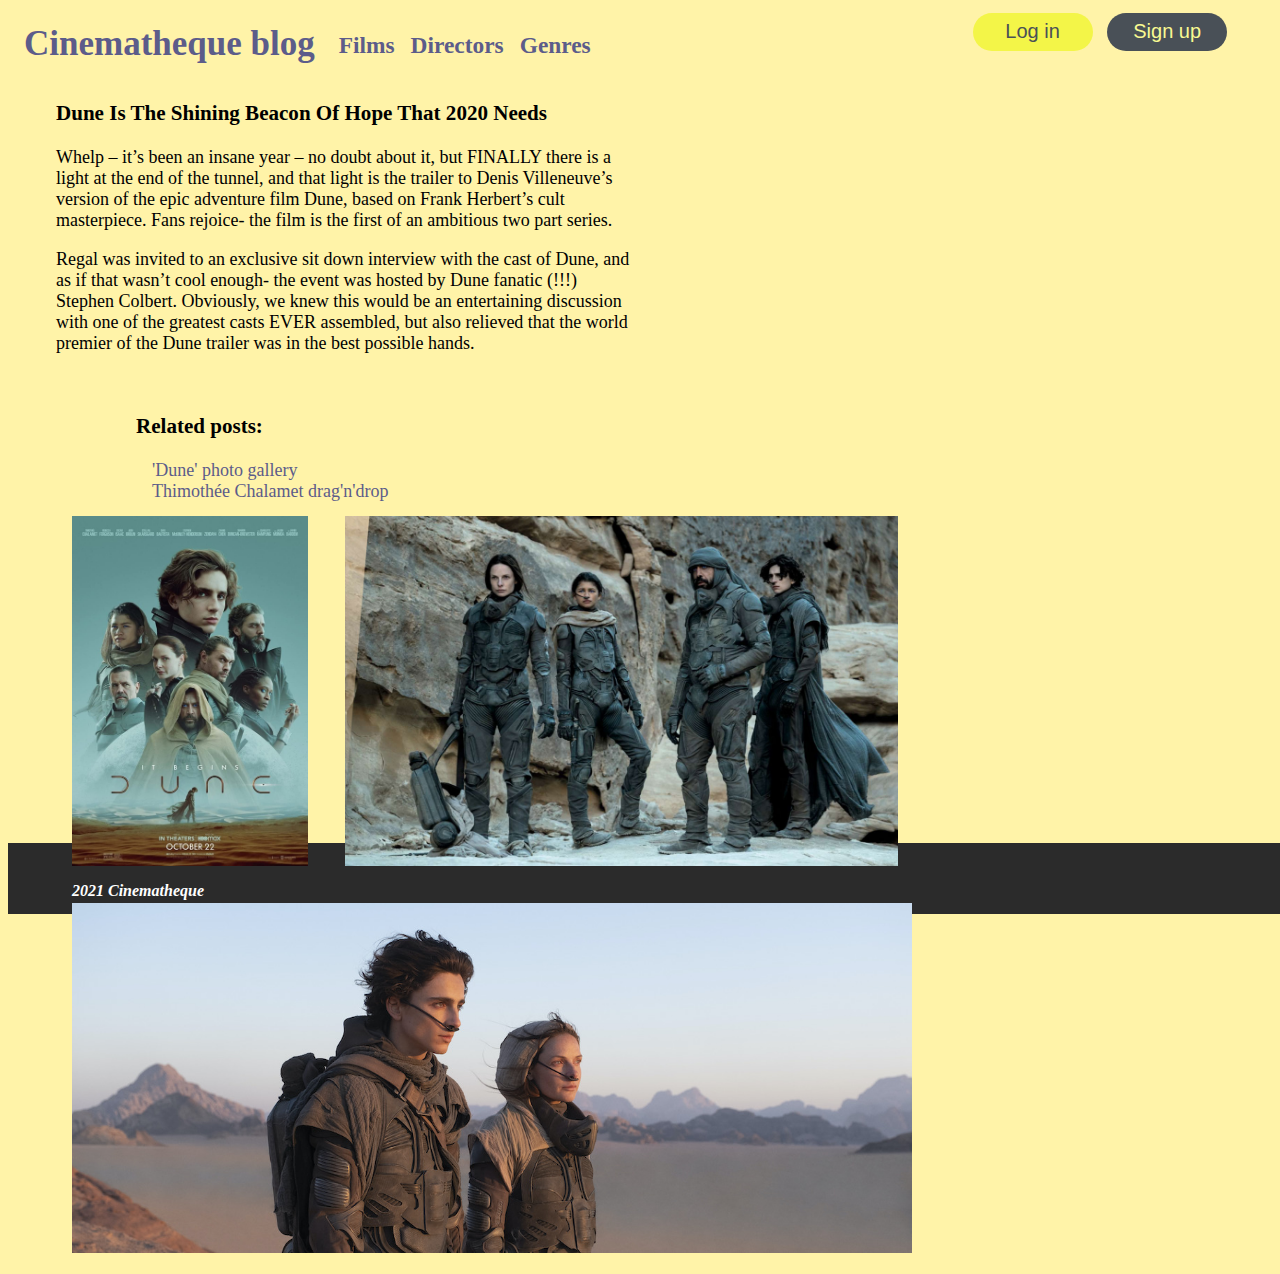
<file: pages/post2.html>
<!DOCTYPE html>
<html>
  <head>
    <title>
      Dune Is The Shining Beacon Of Hope That 2020 Needs - Cinemablog
    </title>
    <meta name="author" content="Khilchuk O." />
    <meta name="description" content="Official Cinematheque Blog" />
    <meta name="keywords" content="films, blog, cinematheque" />
    <meta name="viewport" content="width=device-width, initial-scale=1.0" />

    <link rel="stylesheet" href="../styles/main.css" />

    <script src="../js/scripts.js"></script>
  </head>
  <body>
    <div style="min-height: calc(100vh - 70px)">
      <header>
        <span class="nav-bar">
          <h2 id="big-logo">
            <a href="index.html">Cinematheque blog</a>
          </h2>
          <h3 class="btn-small">
            <a href="films.html">Films</a>
          </h3>
          <h3 class="btn-small">
            <a href="directors.html">Directors</a>
          </h3>
          <h3 class="btn-small">
            <a href="genres.html">Genres</a>
          </h3>

          <div id="right-group">
            <script>
              generateRightHeaderGroup(
                "right-group",
                "./auth/login.html",
                "./auth/signup.html"
              );
            </script>
          </div>
        </span>
      </header>

      <section class="main-section">
        <div>
          <h3>Dune Is The Shining Beacon Of Hope That 2020 Needs</h3>

          <span>
            <div style="float: right; margin-left: 2rem">
              <iframe
                width="560"
                height="315"
                src="https://www.youtube.com/embed/c_vWl7QAkuE"
                title="YouTube video player"
                frameborder="0"
                allow="accelerometer; autoplay; clipboard-write; encrypted-media; gyroscope; picture-in-picture"
                allowfullscreen
              ></iframe>
            </div>

            <p>
              Whelp – it’s been an insane year – no doubt about it, but FINALLY
              there is a light at the end of the tunnel, and that light is the
              trailer to Denis Villeneuve’s version of the epic adventure film
              Dune, based on Frank Herbert’s cult masterpiece. Fans rejoice- the
              film is the first of an ambitious two part series.
            </p>
            <p>
              Regal was invited to an exclusive sit down interview with the cast
              of Dune, and as if that wasn’t cool enough- the event was hosted
              by Dune fanatic (!!!) Stephen Colbert. Obviously, we knew this
              would be an entertaining discussion with one of the greatest casts
              EVER assembled, but also relieved that the world premier of the
              Dune trailer was in the best possible hands.
            </p>
          </span>

          <span class="wide-img-gallery">
            <div>
              <img
                src="../imgs/films/dune_poster.jpg"
                alt="''Dune' 2021 poster"
              />
            </div>
            <div>
              <img
                src="../imgs/films/Dune-2020-002.jpg"
                alt="''Dune' 2021 screenshot 1"
              />
            </div>
            <div>
              <img
                src="../imgs/films/dune-movie-review-2021.jpeg"
                alt="''Dune' 2021 screenshot 2"
              />
            </div>
          </span>
        </div>

        <br />
        <section class="latest-section">
          <h3>Related posts:</h3>
          <span class="nav-bar links-row" id="latest-posts">
            <a href="post3.html">'Dune' photo gallery</a>
          </span>
          <span class="nav-bar links-row" id="latest-posts">
            <a href="post4.html">Thimothée Chalamet drag'n'drop</a>
          </span>
        </section>
      </section>
    </div>

    <footer class="nav-bar">
      <h6>2021 Cinematheque</h6>
      <p id="#dev-info" class="footer-item"></p>
    </footer>

    <script>
      const msg =
        "The movie is available in cinemas now!!! Don't miss the release. Would you like to buy a ticket?";
      if (confirm(msg)) {
        const city = prompt("Please, enter your city");

        if (city.toLowerCase() === "kyiv") {
          setTimeout(() => {
            location.assign("https://multiplex.ua/movie/353437");
          }, 3000);
          alert("We found a cinema for you! Redirect in 3 sec...");
        } else {
          alert("Sorry, we could not find cinemas for your city :(");
        }
      } else {
        alert("We hope you will still watch this movie!");
      }
    </script>
  </body>
</html>
</file>
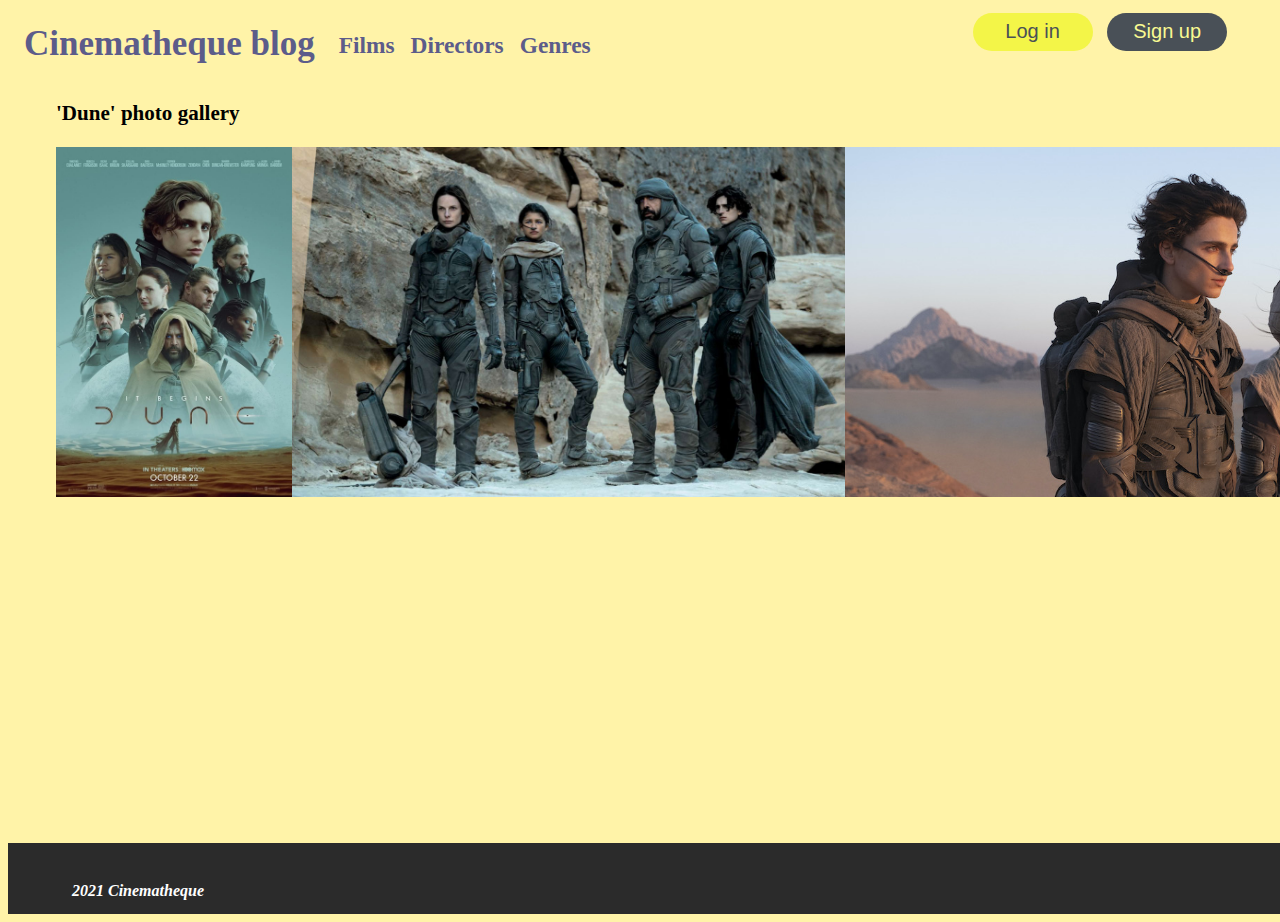
<file: pages/post3.html>
<!DOCTYPE html>
<html>
  <head>
    <title>'Dune' photo gallery - Cinemablog</title>
    <meta name="author" content="Khilchuk O." />
    <meta name="description" content="Official Cinematheque Blog" />
    <meta name="keywords" content="films, blog, cinematheque" />
    <meta name="viewport" content="width=device-width, initial-scale=1.0" />

    <link rel="stylesheet" href="../styles/main.css" />

    <script src="../js/scripts.js"></script>

    <script>
      function mouseOverHandler(event) {
        console.log("Target: ", event.target);
        console.log("Related target: ", event.relatedTarget);

        event.target.style.filter = "brightness(150%)";
        event.relatedTarget.style.filter = "none";
        event.relatedTarget.style.outline = "solid";
      }

      function mouseOutHandler(event) {
        console.log("Target: ", event.target);
        console.log("Related target: ", event.relatedTarget);

        event.target.style.filter = "brightness(100%)";
        event.relatedTarget.style.filter = "none";
        event.relatedTarget.style.outline = "none";
      }

      function bigImg(x) {
        x.style.height = `${x.height * 1.2}px`;
      }

      function normalImg(x) {
        x.style.height = `${x.height * 0.8353}px`;
      }
    </script>
  </head>
  <body>
    <div style="min-height: calc(100vh - 70px)">
      <header>
        <span class="nav-bar">
          <h2 id="big-logo">
            <a href="index.html">Cinematheque blog</a>
          </h2>
          <h3 class="btn-small">
            <a href="films.html">Films</a>
          </h3>
          <h3 class="btn-small">
            <a href="directors.html">Directors</a>
          </h3>
          <h3 class="btn-small">
            <a href="genres.html">Genres</a>
          </h3>

          <div id="right-group">
            <script>
              generateRightHeaderGroup(
                "right-group",
                "./auth/login.html",
                "./auth/signup.html"
              );
            </script>
          </div>
        </span>
      </header>

      <section class="main-section">
        <div>
          <h3>'Dune' photo gallery</h3>

          <span
            style="
              display: flex;
              flex-direction: row;
              justify-content: space-around;
              align-items: center;
            "
          >
            <div>
              <img
                style="height: 350px"
                src="../imgs/films/dune_poster.jpg"
                alt="''Dune' 2021 poster"
                onmouseover="bigImg(this)"
                onmouseout="normalImg(this)"
              />
            </div>
            <div>
              <img
                style="height: 350px"
                src="../imgs/films/Dune-2020-002.jpg"
                alt="''Dune' 2021 screenshot 1"
                onmouseover="bigImg(this)"
                onmouseout="normalImg(this)"
              />
            </div>
            <div>
              <img
                style="height: 350px"
                src="../imgs/films/dune-movie-review-2021.jpeg"
                alt="''Dune' 2021 screenshot 2"
                onmouseover="bigImg(this)"
                onmouseout="normalImg(this)"
              />
            </div>
          </span>
        </div>
      </section>
    </div>

    <footer class="nav-bar">
      <h6>2021 Cinematheque</h6>
      <p id="#dev-info" class="footer-item"></p>
    </footer>

    <script>
      const elems = document.getElementsByTagName("img");
      for (let elem of elems) {
        elem.addEventListener("mouseover", mouseOverHandler);
        elem.addEventListener("mouseout", mouseOutHandler);
      }
    </script>
  </body>
</html>
</file>
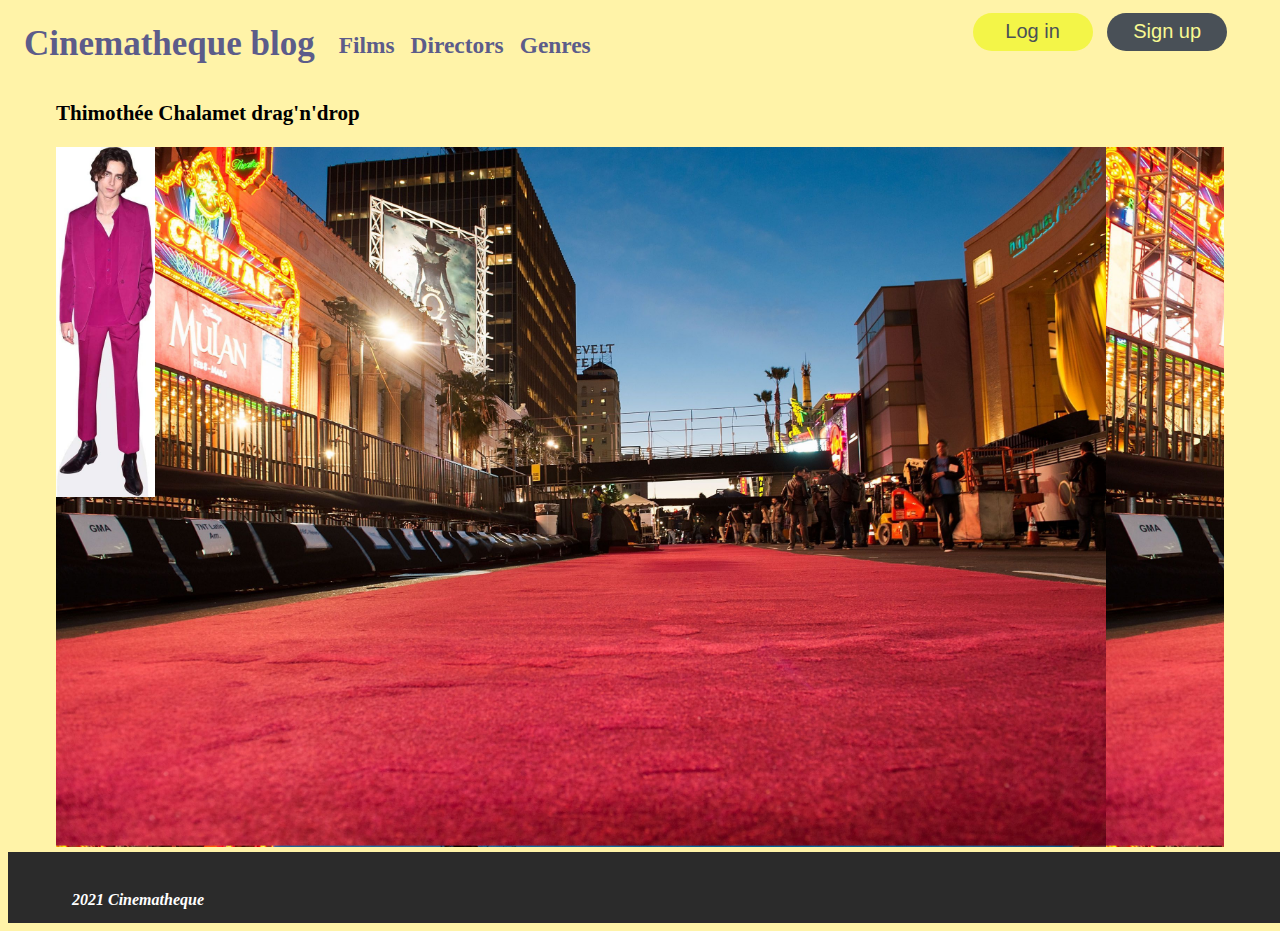
<file: pages/post4.html>
<!DOCTYPE html>
<html>
  <head>
    <title>Thimothée Chalamet drag'n'drop - Cinemablog</title>
    <meta name="author" content="Khilchuk O." />
    <meta name="description" content="Official Cinematheque Blog" />
    <meta name="keywords" content="films, blog, cinematheque" />
    <meta name="viewport" content="width=device-width, initial-scale=1.0" />

    <link rel="stylesheet" href="../styles/main.css" />

    <script src="../js/scripts.js"></script>

    <script></script>
  </head>
  <body>
    <div style="min-height: calc(100vh - 70px)">
      <header>
        <span class="nav-bar">
          <h2 id="big-logo">
            <a href="index.html">Cinematheque blog</a>
          </h2>
          <h3 class="btn-small">
            <a href="films.html">Films</a>
          </h3>
          <h3 class="btn-small">
            <a href="directors.html">Directors</a>
          </h3>
          <h3 class="btn-small">
            <a href="genres.html">Genres</a>
          </h3>

          <div id="right-group">
            <script>
              generateRightHeaderGroup(
                "right-group",
                "./auth/login.html",
                "./auth/signup.html"
              );
            </script>
          </div>
        </span>
      </header>

      <section class="main-section">
        <div>
          <h3>Thimothée Chalamet drag'n'drop</h3>

          <div
            style="
              background-image: url('../imgs/background/red_carpet.jpg');
              background-size: 1050px;
              min-height: 700px;
            "
          >
            <img
              src="../imgs/films/t_chalamet.jpg"
              style="height: 350px"
              id="figure"
            />
          </div>
        </div>
      </section>
    </div>

    <footer class="nav-bar">
      <h6>2021 Cinematheque</h6>
      <p id="#dev-info" class="footer-item"></p>
    </footer>

    <script>
      const figure = document.getElementById("figure");

      figure.onmousedown = function (event) {
        let shiftX = event.clientX - figure.getBoundingClientRect().left;
        let shiftY = event.clientY - figure.getBoundingClientRect().top;

        figure.style.position = "absolute";
        figure.style.zIndex = 1000;
        document.body.append(figure);

        moveAt(event.pageX, event.pageY);

        function moveAt(pageX, pageY) {
          figure.style.left = pageX - shiftX + "px";
          figure.style.top = pageY - shiftY + "px";
        }

        function onMouseMove(event) {
          moveAt(event.pageX, event.pageY);
        }

        // move the ball on mousemove
        document.addEventListener("mousemove", onMouseMove);

        // drop the ball, remove unneeded handlers
        figure.onmouseup = function () {
          document.removeEventListener("mousemove", onMouseMove);
          figure.onmouseup = null;
        };
      };

      figure.ondragstart = function () {
        return false;
      };
    </script>
  </body>
</html>
</file>
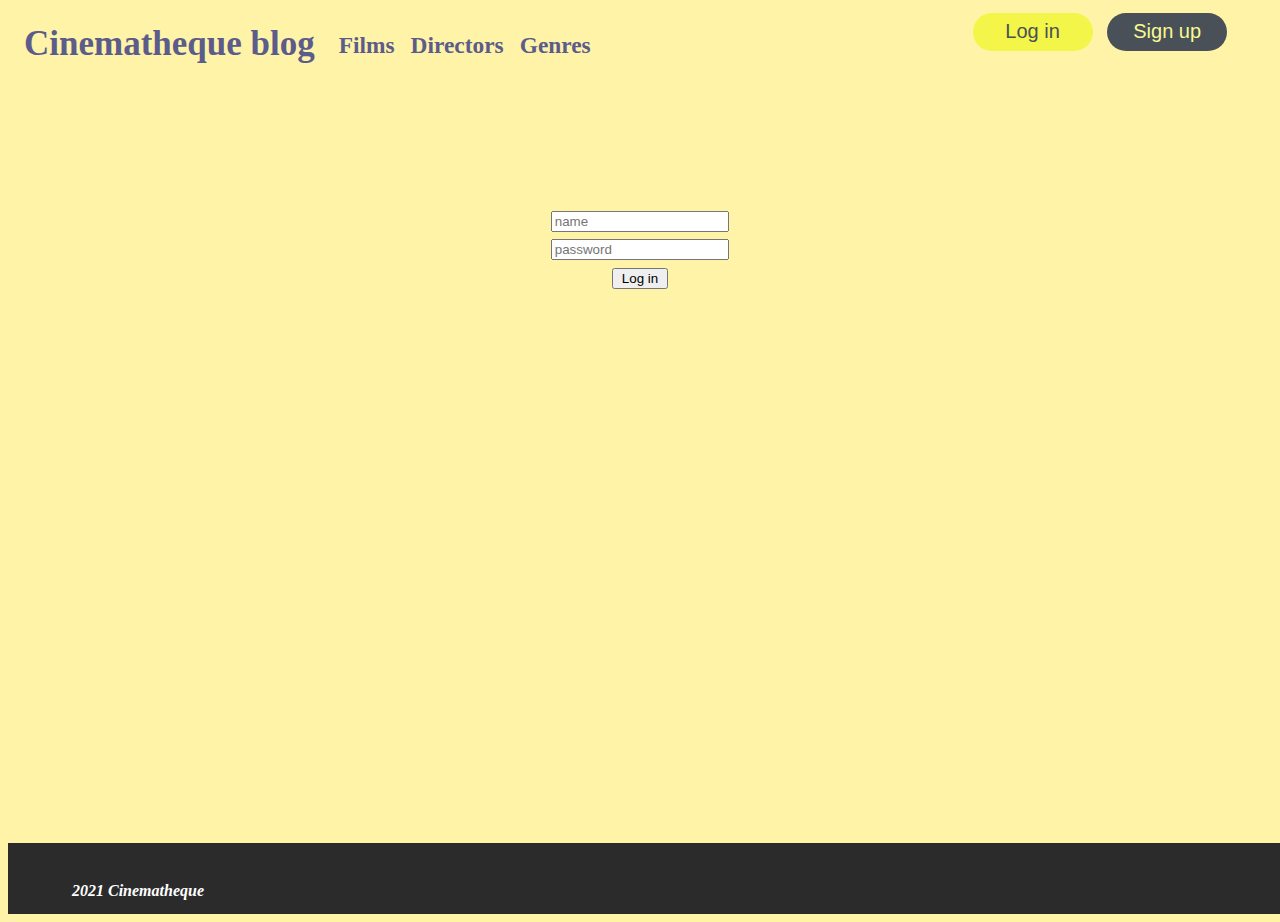
<file: pages/auth/login.html>
<!DOCTYPE html>
<html>
  <head>
    <title>Log in - Cinematheque</title>
    <meta name="author" content="Khilchuk O." />
    <meta name="description" content="Official Cinematheque Blog" />
    <meta name="keywords" content="films, blog, cinematheque" />
    <meta name="viewport" content="width=device-width, initial-scale=1.0" />

    <link rel="stylesheet" href="../../styles/main.css" />

    <script src="../../js/scripts.js"></script>

    <script>
      const loginHandler = (e) => {
        const name = document.getElementById("name-input").value;
        const password = document.getElementById("pwd-input").value;

        if (!name || !password) {
          alert("Cannot log in. Invalid input");
          return;
        }

        const user = {
          name,
          password,
        };

        localStorage.setItem("user", JSON.stringify(user));

        alert(`Successfully logged in as ${name}`);
      };
    </script>
  </head>
  <body>
    <div style="min-height: calc(100vh - 70px)">
      <header>
        <span class="nav-bar">
          <h2 id="big-logo">
            <a href="../index.html">Cinematheque blog</a>
          </h2>
          <h3 class="btn-small">
            <a href="../films.html">Films</a>
          </h3>
          <h3 class="btn-small">
            <a href="../directors.html">Directors</a>
          </h3>
          <h3 class="btn-small">
            <a href="../genres.html">Genres</a>
          </h3>

          <div id="right-group">
            <script>
              generateRightHeaderGroup(
                "right-group",
                "../auth/login.html",
                "../auth/signup.html"
              );
            </script>
          </div>
        </span>
      </header>

      <section class="main-section">
        <form class="auth-form">
          <input type="text" id="name-input" placeholder="name" />
          <input type="password" id="pwd-input" placeholder="password" />

          <button type="button" id="login-btn">Log in</button>
        </form>
      </section>
    </div>

    <footer class="nav-bar">
      <h6>2021 Cinematheque</h6>
      <p id="#dev-info" class="footer-item"></p>
    </footer>

    <script>
      const btn = document.getElementById("login-btn");
      btn.addEventListener("click", loginHandler);

      const nameInput = document.getElementById("name-input");

      nameInput.addEventListener("mouseover", {
        handleEvent: function (e) {
          console.log(e.currentTarget);

          nameInput.removeEventListener("mouseover", this);
        },
      });

      const pwdInput = document.getElementById("pwd-input");
      pwdInput.addEventListener("focus", (e) => {
        console.log("First handler ", e.currentTarget);
      });
      pwdInput.addEventListener("focus", (e) => {
        console.log("Second handler", e.currentTarget);
      });
    </script>
  </body>
</html>
</file>
<file: styles/main.css>
body {
  background-color: #fff3a8;
  font-size: 18px;
}

h6 {
  font-size: medium;
  font-family: "Times New Roman", Times, serif;
  font-style: oblique;
  font-weight: medium;
  color: white;
  text-align: left;
  line-break: loose;
}

a {
  text-decoration: initial;
}

a:hover {
  filter: brightness(200%);
}

#big-logo {
  font-size: 35px;
  margin: 1rem;
}

.nav-bar {
  display: flex;
  flex-direction: row;
  flex-wrap: wrap;
  justify-content: flex-start;
}

.links-row a {
  margin: 0 1rem;
}

.nav-bar .btn-small {
  margin: 0.5rem;
  padding-top: 1rem;
}

body > div {
  min-height: calc(100vh - 100px);
}

.main-section {
  padding: 0 3rem 0 3rem;
}

.quoted-text {
  font-family: Arial, Helvetica, sans-serif;
  font-size: 20px;
  font-style: italic;
  text-align: center;
}

.text-background {
  background-color: #e5da97;
  color: #2d2b1e;
  padding: 0.8rem;
}

.right-text {
  text-align: right;
}

.underlined-text {
  font-family: Arial, Helvetica, sans-serif;
  font-size: 17px;
  font-style: italic;
  text-decoration: underline;
}

.latest-section {
  padding: 0 5rem 2rem 5rem;
}

footer {
  margin-top: 0.3rem;
  height: 70px;
  width: 100%;
  padding-top: 0.1rem;
  padding-left: 4rem;
  background-color: #2b2b2b;
  color: white;
}

.simple-galery {
  display: flex;
  flex-direction: row;
  justify-content: space-around;
  padding-bottom: 2rem;
}

.simple-galery img {
  padding-right: 1rem;
  float: left;
}

.img-and-desc {
  display: flex;
  flex-direction: row;
  padding-bottom: 2rem;
}

.img-and-desc img {
  padding-right: 1rem;
  float: left;
}

.basic-table {
  border: 1px solid #2b2b2b;
  margin: 2rem;
  padding: 0.8rem;
  border-collapse: collapse;
  table-layout: fixed;
  border-spacing: 20px;
}

.medium-table {
  width: 70%;
}

.big-table {
  width: 95%;
}

.basic-table caption {
  font-size: 20px;
  margin-bottom: 1rem;
}

.basic-table td {
  border: 1px solid #2b2b2b;
  padding: 0.5rem;
  font-size: 18px;
}

.tr-colored {
  background-color: #2b2b2b;
  color: white;
}

.tr-colored th {
  border: 2px solid white;
  padding: 0.5rem;
}

.centered-flexbox {
  display: flex;
  justify-content: center;
}

.darker-col {
  background-color: khaki;
}

.lighter-col {
  background-color: lightgoldenrodyellow;
}

.basic-table #wide-th {
  width: 700px;
  text-align: center;
}

.centered-td {
  text-align: center;
}

.ver-brd-table {
  border: 1px solid #2b2b2b;
  margin: 2rem;
  padding: 0.8rem;
  border-collapse: collapse;
  width: 95%;
  table-layout: fixed;
  border-spacing: 20px;
}

.ver-brd-table #heading {
  border: inset black 1px;
  border-top: double;
  background-color: ivory;
}

.ver-brd-table #heading th {
  width: 100px;
  text-align: center;
}

.ver-brd-table #heading #wide-th {
  width: auto;
}

.ver-brd-table #heading #first-th {
  padding: 0.5rem;
  text-align: left;
}

ul {
  color: #2d2b1e;
  line-break: strict;
  font-family: Georgia, "Times New Roman", Times, serif;
}

ol {
  font-size: larger;
}

dl {
  background: bisque;
  padding: 1rem;
}

.img-with-caption + p {
  font-style: italic;
}

.wide-img-gallery {
  position: absolute;
  top: 500px;
}

.wide-img-gallery div {
  display: inline-block;
  margin: 1rem;
}

.wide-img-gallery img {
  height: 350px;
  width: auto;
}

a:link {
  color: #5c5c8a;
}

a:visited {
  color: #33334d;
}

a:active {
  color: #8585ad;
}

.rounded-btn {
  border-radius: 25px;
  border-width: 0;
  height: 2.4rem;
  width: 7.5rem;
  font-size: 20px;
  cursor: pointer;
  margin: 0.3rem;
}

.rounded-btn:hover {
  filter: brightness(85%);
}

.rounded-btn:focus {
  border: none;
  outline: none;
}

header #right-group {
  position: absolute;
  right: 3rem;
}

.lighter-btn {
  background-color: #f3f548;
  color: #495057;
}

.darker-btn {
  background-color: #495057;
  color: #f8f991;
}

.img-with-caption + p::before {
  content: "~~~~";
}

.img-with-caption + p::after {
  content: "~~~~";
}

header > span:first-child {
  font-size: 20px;
}

footer .footer-item {
  font-size: medium;
  padding: 0 3rem;
  margin-top: 2rem;
}

.lds-heart {
  display: inline-block;
  position: relative;
  width: 80px;
  height: 80px;
  transform: rotate(45deg);
  transform-origin: 40px 40px;
}
.lds-heart div {
  top: 32px;
  left: 32px;
  position: absolute;
  width: 32px;
  height: 32px;
  background: #fff;
  animation: lds-heart 1.2s infinite cubic-bezier(0.215, 0.61, 0.355, 1);
}
.lds-heart div:after,
.lds-heart div:before {
  content: " ";
  position: absolute;
  display: block;
  width: 32px;
  height: 32px;
  background: #fff;
}
.lds-heart div:before {
  left: -24px;
  border-radius: 50% 0 0 50%;
}
.lds-heart div:after {
  top: -24px;
  border-radius: 50% 50% 0 0;
}
@keyframes lds-heart {
  0% {
    transform: scale(0.95);
  }
  5% {
    transform: scale(1.1);
  }
  39% {
    transform: scale(0.85);
  }
  45% {
    transform: scale(1);
  }
  60% {
    transform: scale(0.95);
  }
  100% {
    transform: scale(0.9);
  }
}

.auth-form {
  display: flex;
  flex-direction: column;
  justify-content: center;
  padding: 1rem;
  justify-content: center;
  align-items: center;
  padding-top: 8rem;
}

.auth-form input {
  width: 15%;
  margin: 0.2rem;
}

.auth-form button {
  width: 5%;
  margin: 0.3rem;
}

.highlighted {
  background-color: #8585ad;
}

.vertical-menu {
  width: 200px; /* Set a width if you like */
}

.vertical-menu a {
  background-color: #eee; /* Grey background color */
  color: black; /* Black text color */
  display: block; /* Make the links appear below each other */
  padding: 12px; /* Add some padding */
  text-decoration: none; /* Remove underline from links */
}

.vertical-menu a:hover {
  background-color: #ccc; /* Dark grey background on mouse-over */
  color: black;
  filter: none;
}
</file>
